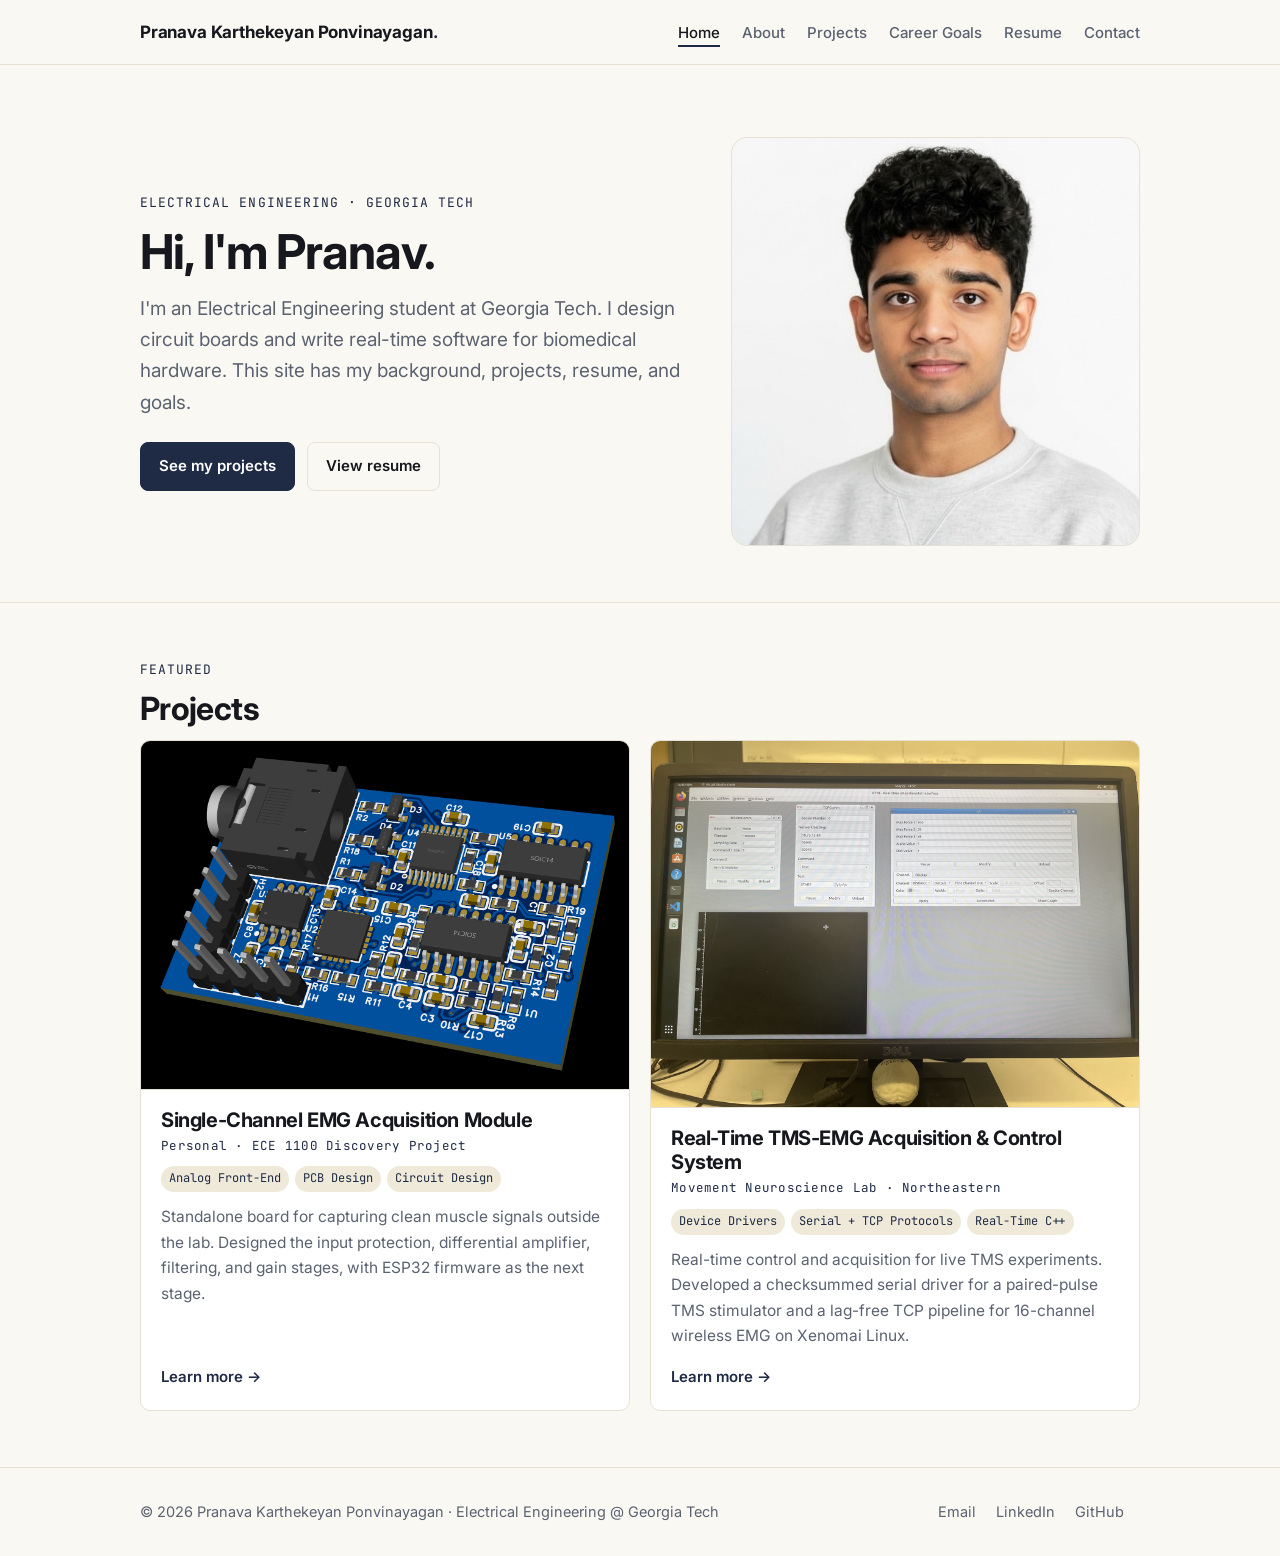
<file: index.html>
<!doctype html>
<html lang="en">
<head>
<meta charset="utf-8">
<meta name="google-site-verification" content="s9UGVoLWiZzWpy1ZHdpn5hx6tflSvWMJxrIC0m81BAg" />
<meta name="viewport" content="width=device-width, initial-scale=1">
<title>Home | Pranava Karthekeyan Ponvinayagan</title>
<meta name="description" content="Pranava Karthekeyan Ponvinayagan: Electrical Engineering student at Georgia Tech.">
<link rel="preconnect" href="https://fonts.googleapis.com">
<link rel="preconnect" href="https://fonts.gstatic.com" crossorigin>
<link href="https://fonts.googleapis.com/css2?family=Inter:wght@400;500;600;700&family=JetBrains+Mono:wght@500&display=swap" rel="stylesheet">
<link rel="stylesheet" href="styles.css">
<script type="application/ld+json">
{
  "@context": "https://schema.org",
  "@type": "Person",
  "name": "Pranava Karthekeyan Ponvinayagan",
  "alternateName": "Pranav Ponvinayagan",
  "url": "https://pranavaponvinayagan.github.io/",
  "image": "https://pranavaponvinayagan.github.io/assets/headshot.jpeg",
  "jobTitle": "Electrical Engineering Student",
  "alumniOf": { "@type": "CollegeOrUniversity", "name": "Georgia Institute of Technology" },
  "sameAs": [
    "https://www.linkedin.com/in/pranava-ponvinayagan/",
    "https://github.com/PranavaKP30"
  ]
}
</script>
</head>
<body>
<header class="site">
  <div class="wrap">
    <a class="brand" href="index.html">Pranava Karthekeyan Ponvinayagan<span>.</span></a>
    <nav class="main" aria-label="Main">
      <input type="checkbox" id="navtoggle" aria-label="Toggle menu">
      <label for="navtoggle" class="burger" aria-hidden="true">&#9776;</label>
      <ul>
<li><a href="index.html" aria-current="page">Home</a></li>
<li><a href="about.html">About</a></li>
<li><a href="projects.html">Projects</a></li>
<li><a href="goals.html">Career Goals</a></li>
<li><a href="resume.html">Resume</a></li>
<li><a href="contact.html">Contact</a></li>
      </ul>
    </nav>
  </div>
</header>
<main>
<section class="hero">
  <div class="wrap grid">
    <div>
      <span class="eyebrow">Electrical Engineering &middot; Georgia Tech</span>
      <h1>Hi, I'm Pranav.</h1>
      <p class="lead">I'm an Electrical Engineering student at Georgia Tech. I design circuit boards and write real-time software for biomedical hardware. This site has my background, projects, resume, and goals.</p>
      <div class="btns"><a class="btn" href="projects.html">See my projects</a><a class="btn ghost" href="resume.html">View resume</a></div>
    </div>
    <div class="photo"><img src="assets/headshot.jpeg" alt="Headshot of Pranava Karthekeyan Ponvinayagan" onerror="this.style.display='none'"></div>
  </div>
</section>
<section>
  <div class="wrap">
    <span class="eyebrow">Featured</span>
    <h2>Projects</h2>
    <div class="cards">
<article class="card"><div class="thumb"><img src="assets/emg-board.png" alt="3D render of the EMG acquisition module" loading="lazy" onerror="this.style.display='none';this.nextElementSibling.style.display='block'"><svg class="diagram" style="display:none;color:var(--muted)" viewBox="0 0 770 262" role="img" aria-label="EMG module signal path" xmlns="http://www.w3.org/2000/svg"><defs><marker id="ah" viewBox="0 0 10 10" refX="9" refY="5" markerWidth="7" markerHeight="7" orient="auto-start-reverse"><path d="M0,0 L10,5 L0,10 z" fill="currentColor" style="color:var(--muted)"/></marker></defs><rect class="box" x="20" y="25" width="160" height="62" rx="8"/><text x="100.0" y="51.0" text-anchor="middle" font-size="14" font-weight="600">Electrodes</text><text class="small" x="100.0" y="69.0" text-anchor="middle">surface EMG</text><line class="line" x1="180" y1="56.0" x2="210" y2="56.0" marker-end="url(#ah)"/><rect class="box" x="210" y="25" width="160" height="62" rx="8"/><text x="290.0" y="51.0" text-anchor="middle" font-size="14" font-weight="600">Input protection</text><text class="small" x="290.0" y="69.0" text-anchor="middle">clamps + blanking</text><line class="line" x1="370" y1="56.0" x2="400" y2="56.0" marker-end="url(#ah)"/><rect class="hl" x="400" y="25" width="160" height="62" rx="8"/><text x="480.0" y="51.0" text-anchor="middle" font-size="14" font-weight="600">Differential amp</text><text class="small" x="480.0" y="69.0" text-anchor="middle">rejects common noise</text><line class="line" x1="560" y1="56.0" x2="590" y2="56.0" marker-end="url(#ah)"/><rect class="box" x="590" y="25" width="160" height="62" rx="8"/><text x="670.0" y="51.0" text-anchor="middle" font-size="14" font-weight="600">Filtering</text><text class="small" x="670.0" y="69.0" text-anchor="middle">band-pass + notch</text><rect class="hl" x="20" y="155" width="160" height="62" rx="8"/><text x="100.0" y="181.0" text-anchor="middle" font-size="14" font-weight="600">Adjustable gain</text><text class="small" x="100.0" y="199.0" text-anchor="middle">digitally set</text><line class="line" x1="180" y1="186.0" x2="210" y2="186.0" marker-end="url(#ah)"/><rect class="box" x="210" y="155" width="160" height="62" rx="8"/><text x="290.0" y="181.0" text-anchor="middle" font-size="14" font-weight="600">Level shifter</text><text class="small" x="290.0" y="199.0" text-anchor="middle">into ADC range</text><line class="line" x1="370" y1="186.0" x2="400" y2="186.0" marker-end="url(#ah)"/><rect class="box" x="400" y="155" width="160" height="62" rx="8" style="stroke-dasharray:5 4"/><text x="480.0" y="181.0" text-anchor="middle" font-size="14" font-weight="600">ESP32</text><text class="small" x="480.0" y="199.0" text-anchor="middle">planned</text><line class="line" x1="560" y1="186.0" x2="590" y2="186.0" marker-end="url(#ah)"/><rect class="box" x="590" y="155" width="160" height="62" rx="8" style="stroke-dasharray:5 4"/><text x="670.0" y="181.0" text-anchor="middle" font-size="14" font-weight="600">Stream to PC</text><text class="small" x="670.0" y="199.0" text-anchor="middle">planned</text><path class="line" d="M670 87 L670 121 L100 121 L100 155" marker-end="url(#ah)"/><text class="small" x="20" y="250">Signal path of the single-channel EMG acquisition module</text></svg></div><div class="body"><h3>Single-Channel EMG Acquisition Module</h3><p class="org">Personal &middot; ECE 1100 Discovery Project</p><ul class="tags"><li>Analog Front-End</li><li>PCB Design</li><li>Circuit Design</li></ul><p>Standalone board for capturing clean muscle signals outside the lab. Designed the input protection, differential amplifier, filtering, and gain stages, with ESP32 firmware as the next stage.</p><a class="more" href="projects/emg-module.html">Learn more &rarr;</a></div></article>
<article class="card"><div class="thumb"><img src="assets/tms-emg-gui.jpeg" alt="BiStimComm and TrignoStream module GUIs" loading="lazy" onerror="this.style.display='none';this.nextElementSibling.style.display='block'"><svg class="diagram" style="display:none;color:var(--muted)" viewBox="0 0 690 250" role="img" aria-label="TMS-EMG acquisition and control system diagram" xmlns="http://www.w3.org/2000/svg"><defs><marker id="ah" viewBox="0 0 10 10" refX="9" refY="5" markerWidth="7" markerHeight="7" orient="auto-start-reverse"><path d="M0,0 L10,5 L0,10 z" fill="currentColor" style="color:var(--muted)"/></marker></defs><rect class="box" x="20" y="30" width="170" height="62" rx="8"/><text x="105.0" y="55.0" text-anchor="middle" font-size="14" font-weight="600">Delsys Trigno</text><text class="small" x="105.0" y="73.0" text-anchor="middle">16-ch wireless EMG</text><rect class="hl" x="240" y="30" width="190" height="62" rx="8"/><text x="335.0" y="55.0" text-anchor="middle" font-size="14" font-weight="600">Listener thread</text><text class="small" x="335.0" y="73.0" text-anchor="middle">dual-socket TCP</text><rect class="box" x="480" y="30" width="190" height="62" rx="8"/><text x="575.0" y="55.0" text-anchor="middle" font-size="14" font-weight="600">Real-time loop</text><text class="small" x="575.0" y="73.0" text-anchor="middle">RTXI on Xenomai</text><rect class="hl" x="240" y="140" width="190" height="62" rx="8"/><text x="335.0" y="165.0" text-anchor="middle" font-size="14" font-weight="600">Serial plugin</text><text class="small" x="335.0" y="183.0" text-anchor="middle">state machine + checksum</text><rect class="box" x="20" y="140" width="170" height="62" rx="8"/><text x="105.0" y="165.0" text-anchor="middle" font-size="14" font-weight="600">Magstim BiStim²</text><text class="small" x="105.0" y="183.0" text-anchor="middle">paired-pulse TMS</text><line class="line" x1="190" y1="61" x2="240" y2="61" marker-end="url(#ah)"/><line class="line" x1="430" y1="61" x2="480" y2="61" marker-end="url(#ah)"/><path class="line" d="M575 92 L575 171 L430 171" marker-end="url(#ah)"/><line class="line" x1="240" y1="171" x2="190" y2="171" marker-end="url(#ah)"/><text class="small" x="20" y="235">EMG streams in through a wait-free buffer; TMS is fired programmatically over serial</text></svg></div><div class="body"><h3>Real-Time TMS-EMG Acquisition &amp; Control System</h3><p class="org">Movement Neuroscience Lab &middot; Northeastern</p><ul class="tags"><li>Device Drivers</li><li>Serial + TCP Protocols</li><li>Real-Time C++</li></ul><p>Real-time control and acquisition for live TMS experiments. Developed a checksummed serial driver for a paired-pulse TMS stimulator and a lag-free TCP pipeline for 16-channel wireless EMG on Xenomai Linux.</p><a class="more" href="projects/tms-emg.html">Learn more &rarr;</a></div></article>
    </div>
  </div>
</section>
</main>
<footer class="site">
  <div class="wrap">
    <div>&copy; 2026 Pranava Karthekeyan Ponvinayagan &middot; Electrical Engineering @ Georgia Tech</div>
    <div>
      <a href="mailto:pponvinayagan3@gatech.edu">Email</a>
      <a href="https://www.linkedin.com/in/pranava-ponvinayagan/" target="_blank" rel="noopener">LinkedIn</a>
      <a href="https://github.com/PranavaKP30" target="_blank" rel="noopener">GitHub</a>
    </div>
  </div>
</footer>
</body>
</html>
</file>
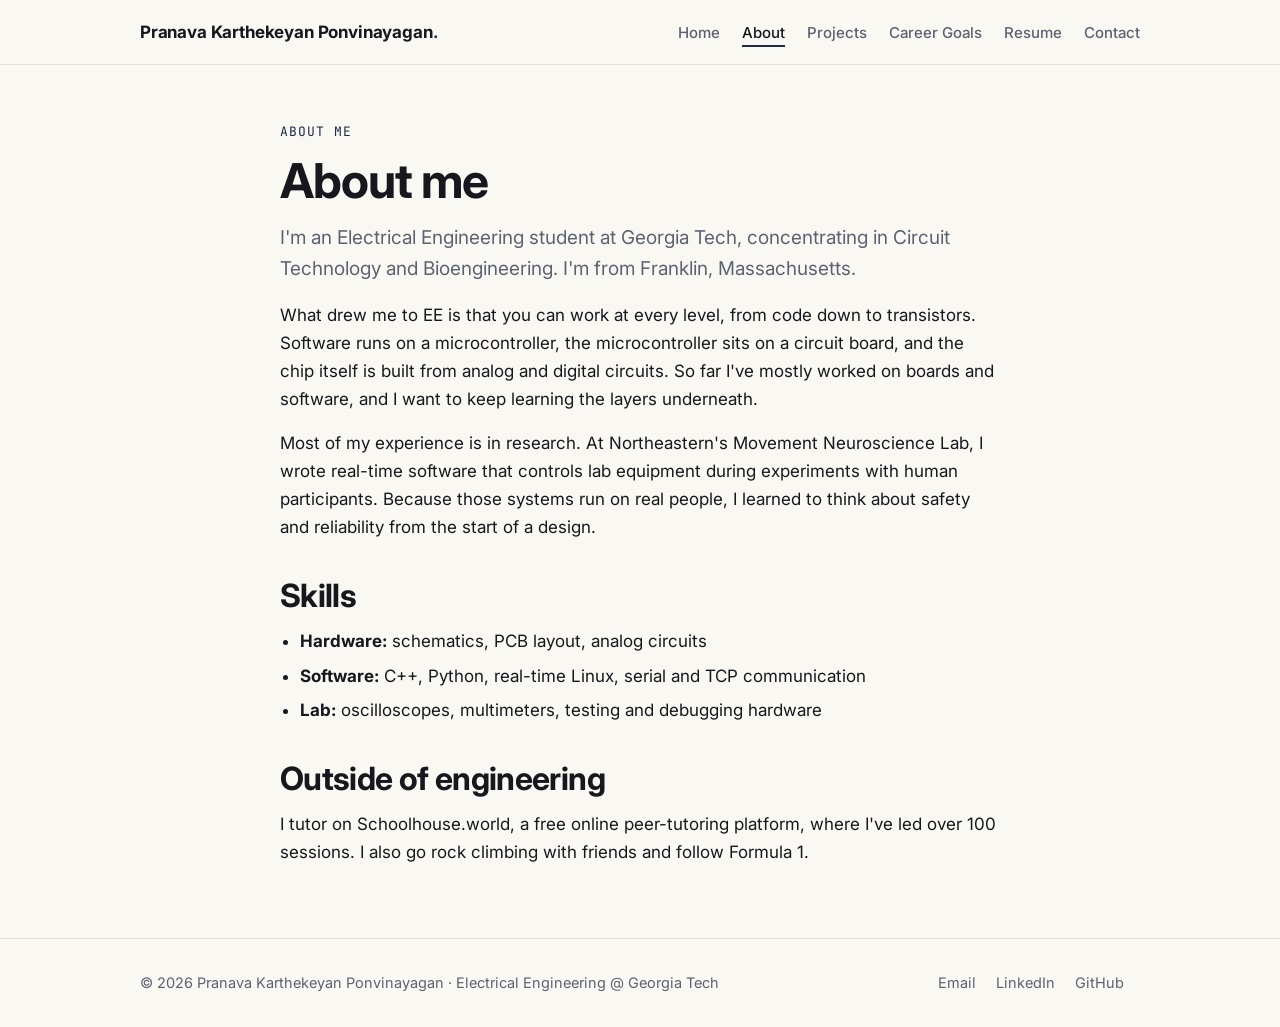
<file: about.html>
<!doctype html>
<html lang="en">
<head>
<meta charset="utf-8">
<meta name="google-site-verification" content="s9UGVoLWiZzWpy1ZHdpn5hx6tflSvWMJxrIC0m81BAg" />
<meta name="viewport" content="width=device-width, initial-scale=1">
<title>About | Pranava Karthekeyan Ponvinayagan</title>
<meta name="description" content="About Pranava Karthekeyan Ponvinayagan.">
<link rel="preconnect" href="https://fonts.googleapis.com">
<link rel="preconnect" href="https://fonts.gstatic.com" crossorigin>
<link href="https://fonts.googleapis.com/css2?family=Inter:wght@400;500;600;700&family=JetBrains+Mono:wght@500&display=swap" rel="stylesheet">
<link rel="stylesheet" href="styles.css">
</head>
<body>
<header class="site">
  <div class="wrap">
    <a class="brand" href="index.html">Pranava Karthekeyan Ponvinayagan<span>.</span></a>
    <nav class="main" aria-label="Main">
      <input type="checkbox" id="navtoggle" aria-label="Toggle menu">
      <label for="navtoggle" class="burger" aria-hidden="true">&#9776;</label>
      <ul>
<li><a href="index.html" >Home</a></li>
<li><a href="about.html" aria-current="page">About</a></li>
<li><a href="projects.html">Projects</a></li>
<li><a href="goals.html">Career Goals</a></li>
<li><a href="resume.html">Resume</a></li>
<li><a href="contact.html">Contact</a></li>
      </ul>
    </nav>
  </div>
</header>
<main>
<section>
  <div class="wrap prose">
    <span class="eyebrow">About me</span>
    <h1>About me</h1>
    <p class="lead">I'm an Electrical Engineering student at Georgia Tech, concentrating in Circuit Technology and Bioengineering. I'm from Franklin, Massachusetts.</p>
    <p>What drew me to EE is that you can work at every level, from code down to transistors. Software runs on a microcontroller, the microcontroller sits on a circuit board, and the chip itself is built from analog and digital circuits. So far I've mostly worked on boards and software, and I want to keep learning the layers underneath.</p>
    <p>Most of my experience is in research. At Northeastern's Movement Neuroscience Lab, I wrote real-time software that controls lab equipment during experiments with human participants. Because those systems run on real people, I learned to think about safety and reliability from the start of a design.</p>
    <h2>Skills</h2>
    <ul>
      <li><b>Hardware:</b> schematics, PCB layout, analog circuits</li>
      <li><b>Software:</b> C++, Python, real-time Linux, serial and TCP communication</li>
      <li><b>Lab:</b> oscilloscopes, multimeters, testing and debugging hardware</li>
    </ul>
    <h2>Outside of engineering</h2>
    <p>I tutor on Schoolhouse.world, a free online peer-tutoring platform, where I've led over 100 sessions. I also go rock climbing with friends and follow Formula 1.</p>
  </div>
</section>
</main>
<footer class="site">
  <div class="wrap">
    <div>&copy; 2026 Pranava Karthekeyan Ponvinayagan &middot; Electrical Engineering @ Georgia Tech</div>
    <div>
      <a href="mailto:pponvinayagan3@gatech.edu">Email</a>
      <a href="https://www.linkedin.com/in/pranava-ponvinayagan/" target="_blank" rel="noopener">LinkedIn</a>
      <a href="https://github.com/PranavaKP30" target="_blank" rel="noopener">GitHub</a>
    </div>
  </div>
</footer>
</body>
</html>
</file>
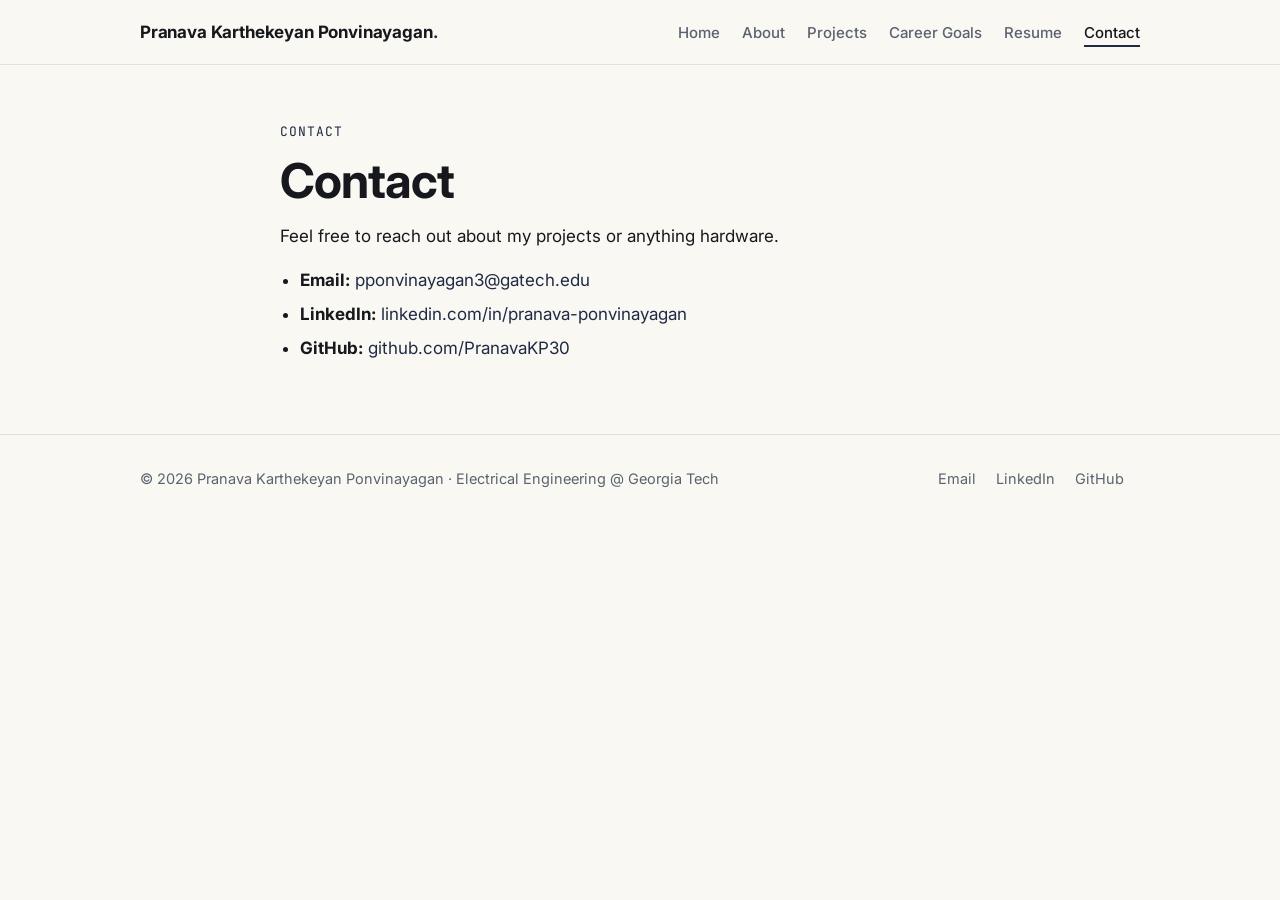
<file: contact.html>
<!doctype html>
<html lang="en">
<head>
<meta charset="utf-8">
<meta name="google-site-verification" content="s9UGVoLWiZzWpy1ZHdpn5hx6tflSvWMJxrIC0m81BAg" />
<meta name="viewport" content="width=device-width, initial-scale=1">
<title>Contact | Pranava Karthekeyan Ponvinayagan</title>
<meta name="description" content="Contact information.">
<link rel="preconnect" href="https://fonts.googleapis.com">
<link rel="preconnect" href="https://fonts.gstatic.com" crossorigin>
<link href="https://fonts.googleapis.com/css2?family=Inter:wght@400;500;600;700&family=JetBrains+Mono:wght@500&display=swap" rel="stylesheet">
<link rel="stylesheet" href="styles.css">
</head>
<body>
<header class="site">
  <div class="wrap">
    <a class="brand" href="index.html">Pranava Karthekeyan Ponvinayagan<span>.</span></a>
    <nav class="main" aria-label="Main">
      <input type="checkbox" id="navtoggle" aria-label="Toggle menu">
      <label for="navtoggle" class="burger" aria-hidden="true">&#9776;</label>
      <ul>
<li><a href="index.html" >Home</a></li>
<li><a href="about.html">About</a></li>
<li><a href="projects.html">Projects</a></li>
<li><a href="goals.html">Career Goals</a></li>
<li><a href="resume.html">Resume</a></li>
<li><a href="contact.html" aria-current="page">Contact</a></li>
      </ul>
    </nav>
  </div>
</header>
<main>
<section>
  <div class="wrap prose">
    <span class="eyebrow">Contact</span>
    <h1>Contact</h1>
    <p>Feel free to reach out about my projects or anything hardware.</p>
    <ul>
      <li><b>Email:</b> <a href="mailto:pponvinayagan3@gatech.edu">pponvinayagan3@gatech.edu</a></li>
      <li><b>LinkedIn:</b> <a href="https://www.linkedin.com/in/pranava-ponvinayagan/" target="_blank" rel="noopener">linkedin.com/in/pranava-ponvinayagan</a></li>
      <li><b>GitHub:</b> <a href="https://github.com/PranavaKP30" target="_blank" rel="noopener">github.com/PranavaKP30</a></li>
    </ul>
  </div>
</section>
</main>
<footer class="site">
  <div class="wrap">
    <div>&copy; 2026 Pranava Karthekeyan Ponvinayagan &middot; Electrical Engineering @ Georgia Tech</div>
    <div>
      <a href="mailto:pponvinayagan3@gatech.edu">Email</a>
      <a href="https://www.linkedin.com/in/pranava-ponvinayagan/" target="_blank" rel="noopener">LinkedIn</a>
      <a href="https://github.com/PranavaKP30" target="_blank" rel="noopener">GitHub</a>
    </div>
  </div>
</footer>
</body>
</html>
</file>
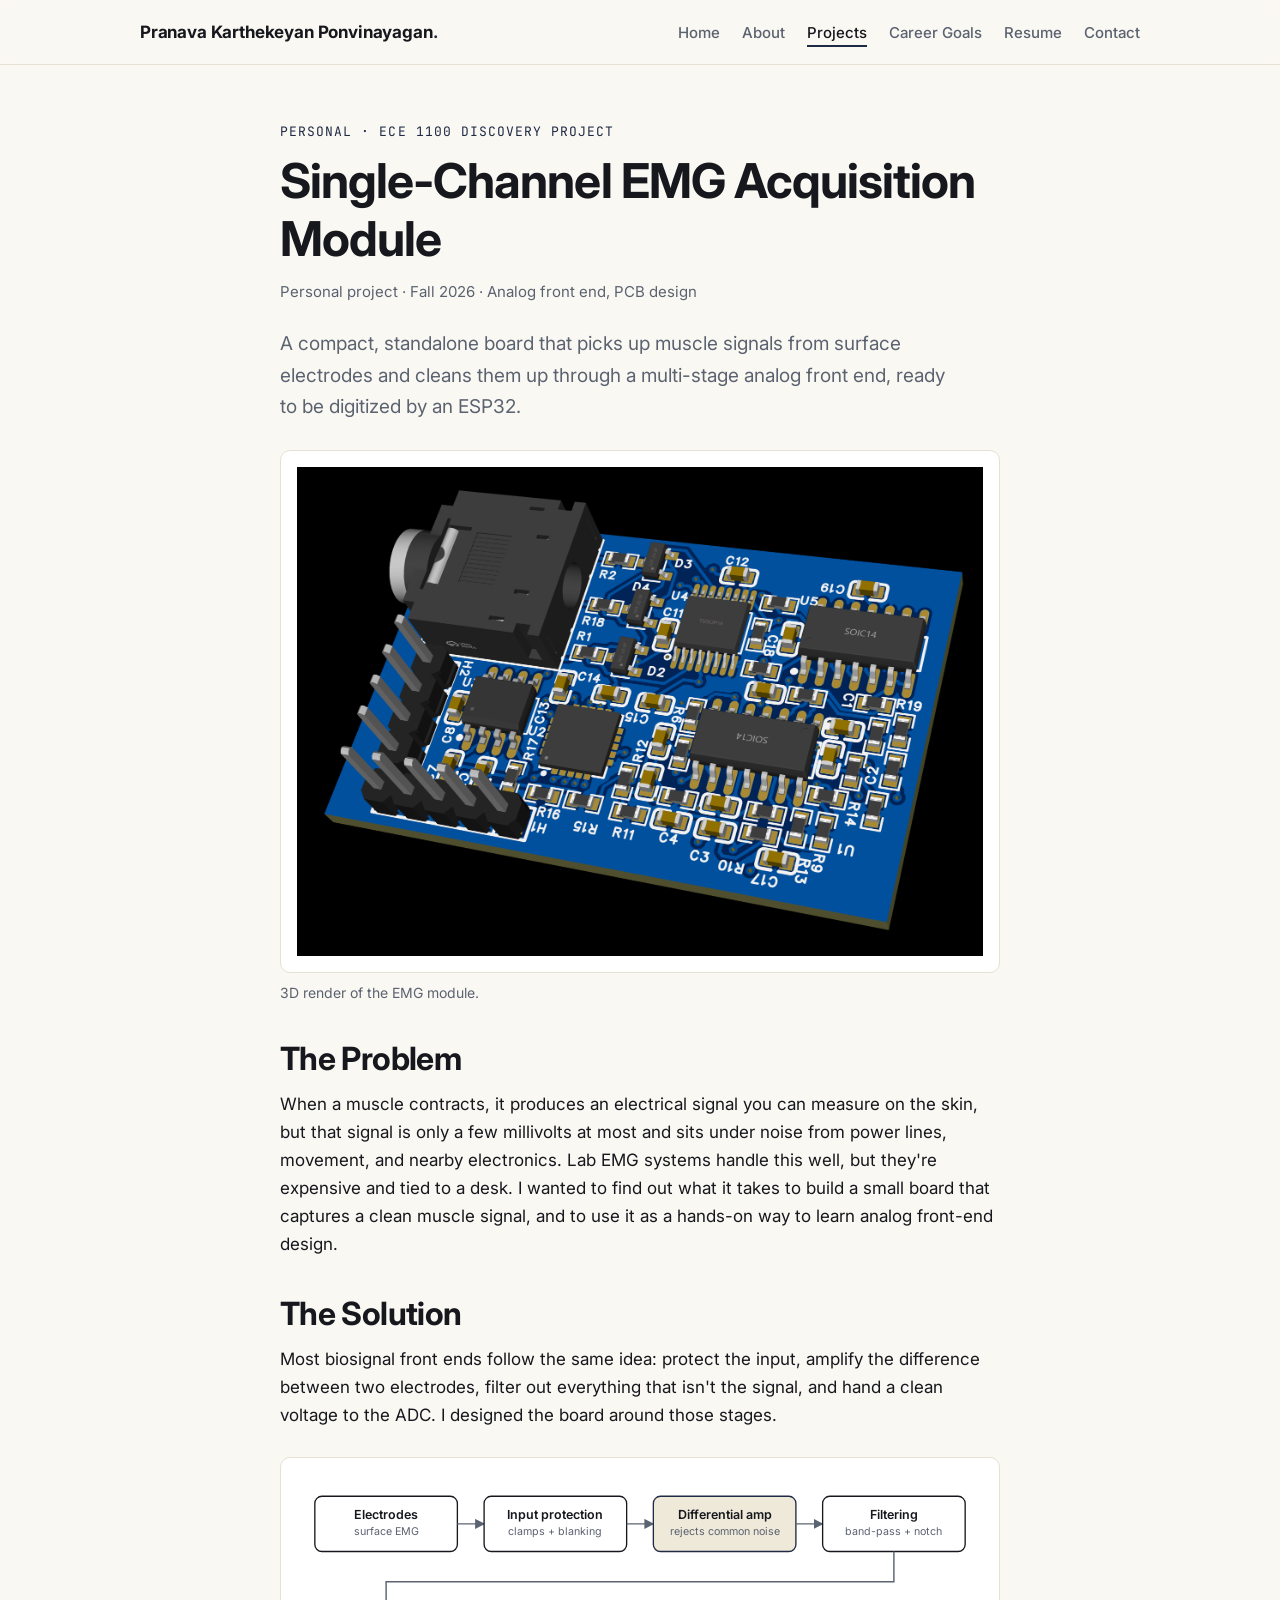
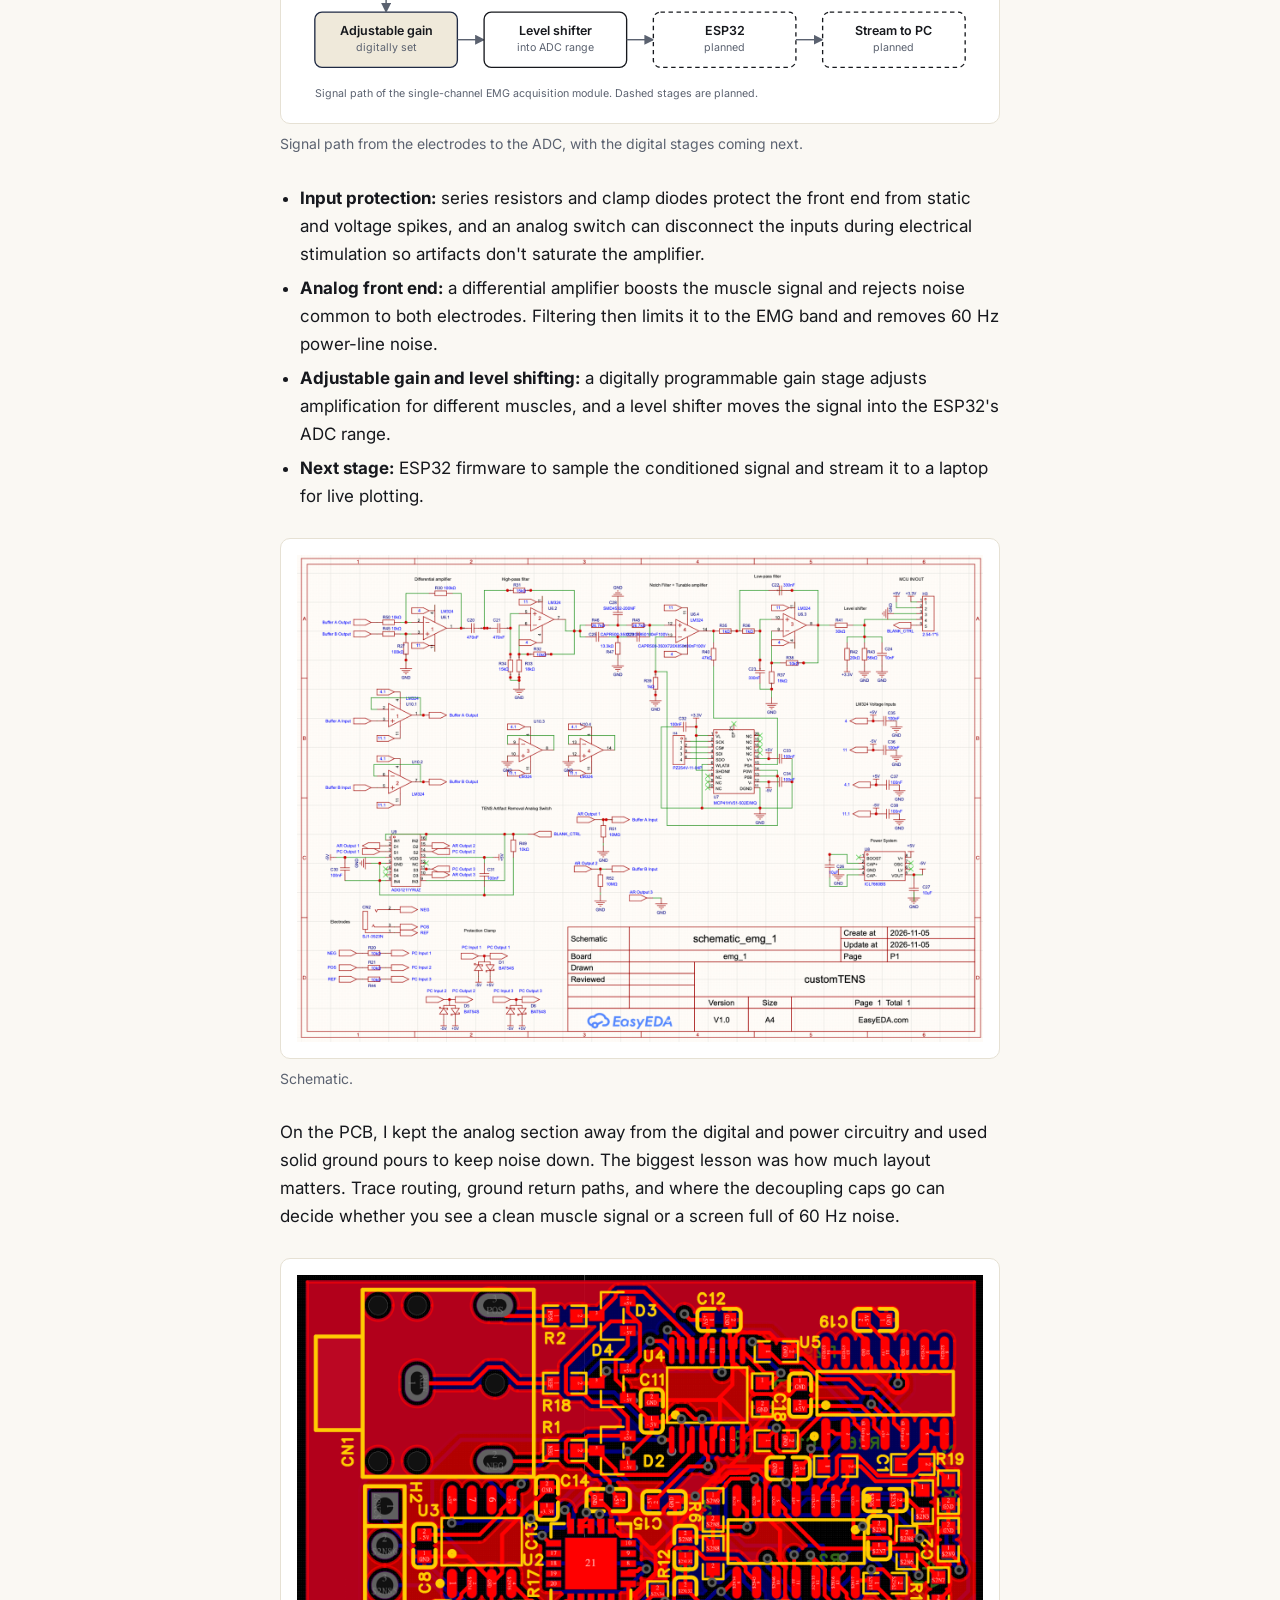
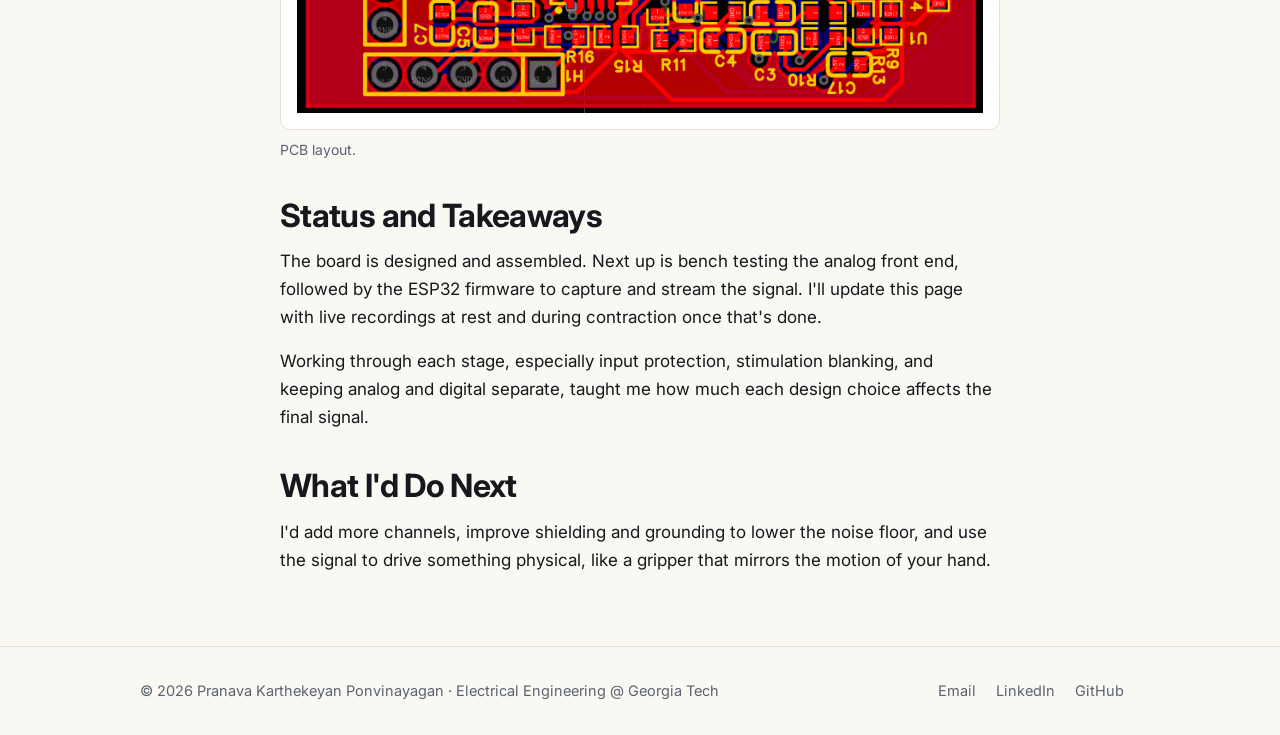
<file: emg-module.html>
<!doctype html>
<html lang="en">
<head>
<meta charset="utf-8">
<meta name="viewport" content="width=device-width, initial-scale=1">
<title>EMG Acquisition Module | Pranava Karthekeyan Ponvinayagan</title>
<meta name="description" content="ECE 1100 Discovery Project: single-channel EMG acquisition module.">
<link rel="preconnect" href="https://fonts.googleapis.com">
<link rel="preconnect" href="https://fonts.gstatic.com" crossorigin>
<link href="https://fonts.googleapis.com/css2?family=Inter:wght@400;500;600;700&family=JetBrains+Mono:wght@500&display=swap" rel="stylesheet">
<link rel="stylesheet" href="../styles.css">
</head>
<body>
<header class="site">
  <div class="wrap">
    <a class="brand" href="../index.html">Pranava Karthekeyan Ponvinayagan<span>.</span></a>
    <nav class="main" aria-label="Main">
      <input type="checkbox" id="navtoggle" aria-label="Toggle menu">
      <label for="navtoggle" class="burger" aria-hidden="true">&#9776;</label>
      <ul>
<li><a href="../index.html">Home</a></li>
<li><a href="../about.html">About</a></li>
<li><a href="../projects.html" aria-current="page">Projects</a></li>
<li><a href="../goals.html">Career Goals</a></li>
<li><a href="../resume.html">Resume</a></li>
<li><a href="../contact.html">Contact</a></li>
      </ul>
    </nav>
  </div>
</header>
<main>

<section>
  <div class="wrap prose">
    <span class="eyebrow">Personal &middot; ECE 1100 Discovery Project</span>
    <h1>Single-Channel EMG Acquisition Module</h1>
    <p class="meta">Personal project &middot; Fall 2026 &middot; Analog front end, PCB design</p>
    <p class="lead">A compact, standalone board that picks up muscle signals from surface electrodes and cleans them up through a multi-stage analog front end, ready to be digitized by an ESP32.</p>

    <figure><div class="frame"><img src="../assets/emg-board.png" alt="3D render of the EMG acquisition module" loading="lazy" onerror="this.replaceWith(Object.assign(document.createElement('div'),{className:'todo',textContent:'Add image: ../assets/emg-board.png'}))"></div><figcaption>3D render of the EMG module.</figcaption></figure>

    <h2>The Problem</h2>
    <p>When a muscle contracts, it produces an electrical signal you can measure on the skin, but that signal is only a few millivolts at most and sits under noise from power lines, movement, and nearby electronics. Lab EMG systems handle this well, but they're expensive and tied to a desk. I wanted to find out what it takes to build a small board that captures a clean muscle signal, and to use it as a hands-on way to learn analog front-end design.</p>

    <h2>The Solution</h2>
    <p>Most biosignal front ends follow the same idea: protect the input, amplify the difference between two electrodes, filter out everything that isn't the signal, and hand a clean voltage to the ADC. I designed the board around those stages.</p>
    <figure><div class="frame"><svg class="diagram" viewBox="0 0 770 262" role="img" aria-label="EMG module signal path" xmlns="http://www.w3.org/2000/svg" style="color:var(--muted)"><defs><marker id="ah" viewBox="0 0 10 10" refX="9" refY="5" markerWidth="7" markerHeight="7" orient="auto-start-reverse"><path d="M0,0 L10,5 L0,10 z" fill="currentColor" style="color:var(--muted)"/></marker></defs><rect class="box" x="20" y="25" width="160" height="62" rx="8"/><text x="100.0" y="51.0" text-anchor="middle" font-size="14" font-weight="600">Electrodes</text><text class="small" x="100.0" y="69.0" text-anchor="middle">surface EMG</text><line class="line" x1="180" y1="56.0" x2="210" y2="56.0" marker-end="url(#ah)"/><rect class="box" x="210" y="25" width="160" height="62" rx="8"/><text x="290.0" y="51.0" text-anchor="middle" font-size="14" font-weight="600">Input protection</text><text class="small" x="290.0" y="69.0" text-anchor="middle">clamps + blanking</text><line class="line" x1="370" y1="56.0" x2="400" y2="56.0" marker-end="url(#ah)"/><rect class="hl" x="400" y="25" width="160" height="62" rx="8"/><text x="480.0" y="51.0" text-anchor="middle" font-size="14" font-weight="600">Differential amp</text><text class="small" x="480.0" y="69.0" text-anchor="middle">rejects common noise</text><line class="line" x1="560" y1="56.0" x2="590" y2="56.0" marker-end="url(#ah)"/><rect class="box" x="590" y="25" width="160" height="62" rx="8"/><text x="670.0" y="51.0" text-anchor="middle" font-size="14" font-weight="600">Filtering</text><text class="small" x="670.0" y="69.0" text-anchor="middle">band-pass + notch</text><rect class="hl" x="20" y="155" width="160" height="62" rx="8"/><text x="100.0" y="181.0" text-anchor="middle" font-size="14" font-weight="600">Adjustable gain</text><text class="small" x="100.0" y="199.0" text-anchor="middle">digitally set</text><line class="line" x1="180" y1="186.0" x2="210" y2="186.0" marker-end="url(#ah)"/><rect class="box" x="210" y="155" width="160" height="62" rx="8"/><text x="290.0" y="181.0" text-anchor="middle" font-size="14" font-weight="600">Level shifter</text><text class="small" x="290.0" y="199.0" text-anchor="middle">into ADC range</text><line class="line" x1="370" y1="186.0" x2="400" y2="186.0" marker-end="url(#ah)"/><rect class="box" x="400" y="155" width="160" height="62" rx="8" style="stroke-dasharray:5 4"/><text x="480.0" y="181.0" text-anchor="middle" font-size="14" font-weight="600">ESP32</text><text class="small" x="480.0" y="199.0" text-anchor="middle">planned</text><line class="line" x1="560" y1="186.0" x2="590" y2="186.0" marker-end="url(#ah)"/><rect class="box" x="590" y="155" width="160" height="62" rx="8" style="stroke-dasharray:5 4"/><text x="670.0" y="181.0" text-anchor="middle" font-size="14" font-weight="600">Stream to PC</text><text class="small" x="670.0" y="199.0" text-anchor="middle">planned</text><path class="line" d="M670 87 L670 121 L100 121 L100 155" marker-end="url(#ah)"/><text class="small" x="20" y="250">Signal path of the single-channel EMG acquisition module. Dashed stages are planned.</text></svg></div><figcaption>Signal path from the electrodes to the ADC, with the digital stages coming next.</figcaption></figure>
    <ul>
      <li><b>Input protection:</b> series resistors and clamp diodes protect the front end from static and voltage spikes, and an analog switch can disconnect the inputs during electrical stimulation so artifacts don't saturate the amplifier.</li>
      <li><b>Analog front end:</b> a differential amplifier boosts the muscle signal and rejects noise common to both electrodes. Filtering then limits it to the EMG band and removes 60 Hz power-line noise.</li>
      <li><b>Adjustable gain and level shifting:</b> a digitally programmable gain stage adjusts amplification for different muscles, and a level shifter moves the signal into the ESP32's ADC range.</li>
      <li><b>Next stage:</b> ESP32 firmware to sample the conditioned signal and stream it to a laptop for live plotting.</li>
    </ul>

    <figure><div class="frame"><img src="../assets/emg-schematic.png" alt="Schematic of the EMG acquisition module" loading="lazy" onerror="this.replaceWith(Object.assign(document.createElement('div'),{className:'todo',textContent:'Add image: ../assets/emg-schematic.png'}))"></div><figcaption>Schematic.</figcaption></figure>

    <p>On the PCB, I kept the analog section away from the digital and power circuitry and used solid ground pours to keep noise down. The biggest lesson was how much layout matters. Trace routing, ground return paths, and where the decoupling caps go can decide whether you see a clean muscle signal or a screen full of 60 Hz noise.</p>

    <figure><div class="frame"><img src="../assets/emg-pcb.png" alt="PCB layout of the EMG acquisition module" loading="lazy" onerror="this.replaceWith(Object.assign(document.createElement('div'),{className:'todo',textContent:'Add image: ../assets/emg-pcb.png'}))"></div><figcaption>PCB layout.</figcaption></figure>

    <h2>Status and Takeaways</h2>
    <p>The board is designed and assembled. Next up is bench testing the analog front end, followed by the ESP32 firmware to capture and stream the signal. I'll update this page with live recordings at rest and during contraction once that's done.</p>
    <p>Working through each stage, especially input protection, stimulation blanking, and keeping analog and digital separate, taught me how much each design choice affects the final signal.</p>

    <h2>What I'd Do Next</h2>
    <p>I'd add more channels, improve shielding and grounding to lower the noise floor, and use the signal to drive something physical, like a gripper that mirrors the motion of your hand.</p>
  </div>
</section>

</main>
<footer class="site">
  <div class="wrap">
    <div>&copy; 2026 Pranava Karthekeyan Ponvinayagan &middot; Electrical Engineering @ Georgia Tech</div>
    <div>
      <a href="mailto:pponvinayagan3@gatech.edu">Email</a>
      <a href="https://www.linkedin.com/in/pranava-ponvinayagan/" target="_blank" rel="noopener">LinkedIn</a>
      <a href="https://github.com/PranavaKP30" target="_blank" rel="noopener">GitHub</a>
    </div>
  </div>
</footer>
</body>
</html>
</file>
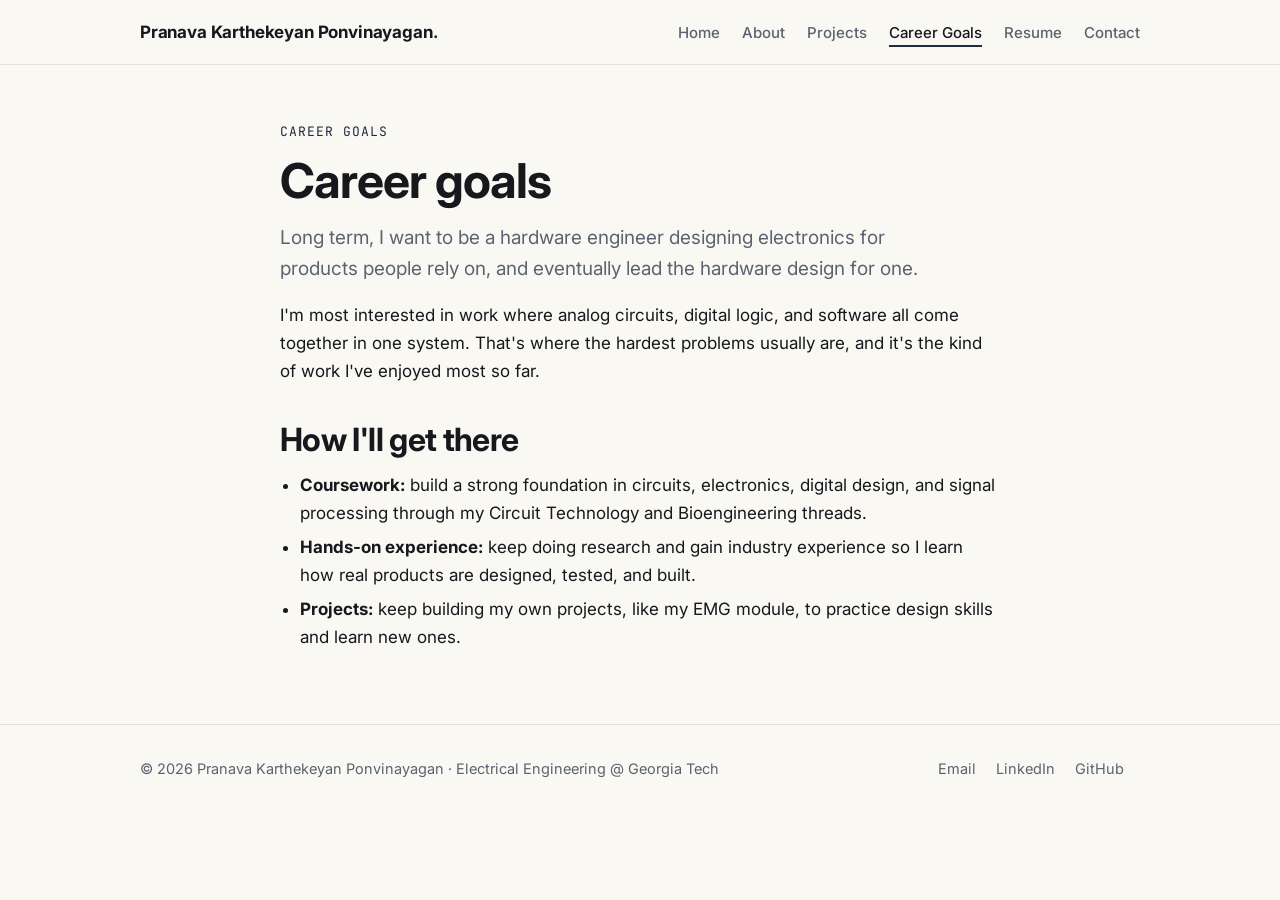
<file: goals.html>
<!doctype html>
<html lang="en">
<head>
<meta charset="utf-8">
<meta name="google-site-verification" content="s9UGVoLWiZzWpy1ZHdpn5hx6tflSvWMJxrIC0m81BAg" />
<meta name="viewport" content="width=device-width, initial-scale=1">
<title>Career Goals | Pranava Karthekeyan Ponvinayagan</title>
<meta name="description" content="Career goals.">
<link rel="preconnect" href="https://fonts.googleapis.com">
<link rel="preconnect" href="https://fonts.gstatic.com" crossorigin>
<link href="https://fonts.googleapis.com/css2?family=Inter:wght@400;500;600;700&family=JetBrains+Mono:wght@500&display=swap" rel="stylesheet">
<link rel="stylesheet" href="styles.css">
</head>
<body>
<header class="site">
  <div class="wrap">
    <a class="brand" href="index.html">Pranava Karthekeyan Ponvinayagan<span>.</span></a>
    <nav class="main" aria-label="Main">
      <input type="checkbox" id="navtoggle" aria-label="Toggle menu">
      <label for="navtoggle" class="burger" aria-hidden="true">&#9776;</label>
      <ul>
<li><a href="index.html" >Home</a></li>
<li><a href="about.html">About</a></li>
<li><a href="projects.html">Projects</a></li>
<li><a href="goals.html" aria-current="page">Career Goals</a></li>
<li><a href="resume.html">Resume</a></li>
<li><a href="contact.html">Contact</a></li>
      </ul>
    </nav>
  </div>
</header>
<main>
<section>
  <div class="wrap prose">
    <span class="eyebrow">Career goals</span>
    <h1>Career goals</h1>
    <p class="lead">Long term, I want to be a hardware engineer designing electronics for products people rely on, and eventually lead the hardware design for one.</p>
    <p>I'm most interested in work where analog circuits, digital logic, and software all come together in one system. That's where the hardest problems usually are, and it's the kind of work I've enjoyed most so far.</p>
    <h2>How I'll get there</h2>
    <ul>
      <li><b>Coursework:</b> build a strong foundation in circuits, electronics, digital design, and signal processing through my Circuit Technology and Bioengineering threads.</li>
      <li><b>Hands-on experience:</b> keep doing research and gain industry experience so I learn how real products are designed, tested, and built.</li>
      <li><b>Projects:</b> keep building my own projects, like my EMG module, to practice design skills and learn new ones.</li>
    </ul>
  </div>
</section>
</main>
<footer class="site">
  <div class="wrap">
    <div>&copy; 2026 Pranava Karthekeyan Ponvinayagan &middot; Electrical Engineering @ Georgia Tech</div>
    <div>
      <a href="mailto:pponvinayagan3@gatech.edu">Email</a>
      <a href="https://www.linkedin.com/in/pranava-ponvinayagan/" target="_blank" rel="noopener">LinkedIn</a>
      <a href="https://github.com/PranavaKP30" target="_blank" rel="noopener">GitHub</a>
    </div>
  </div>
</footer>
</body>
</html>
</file>
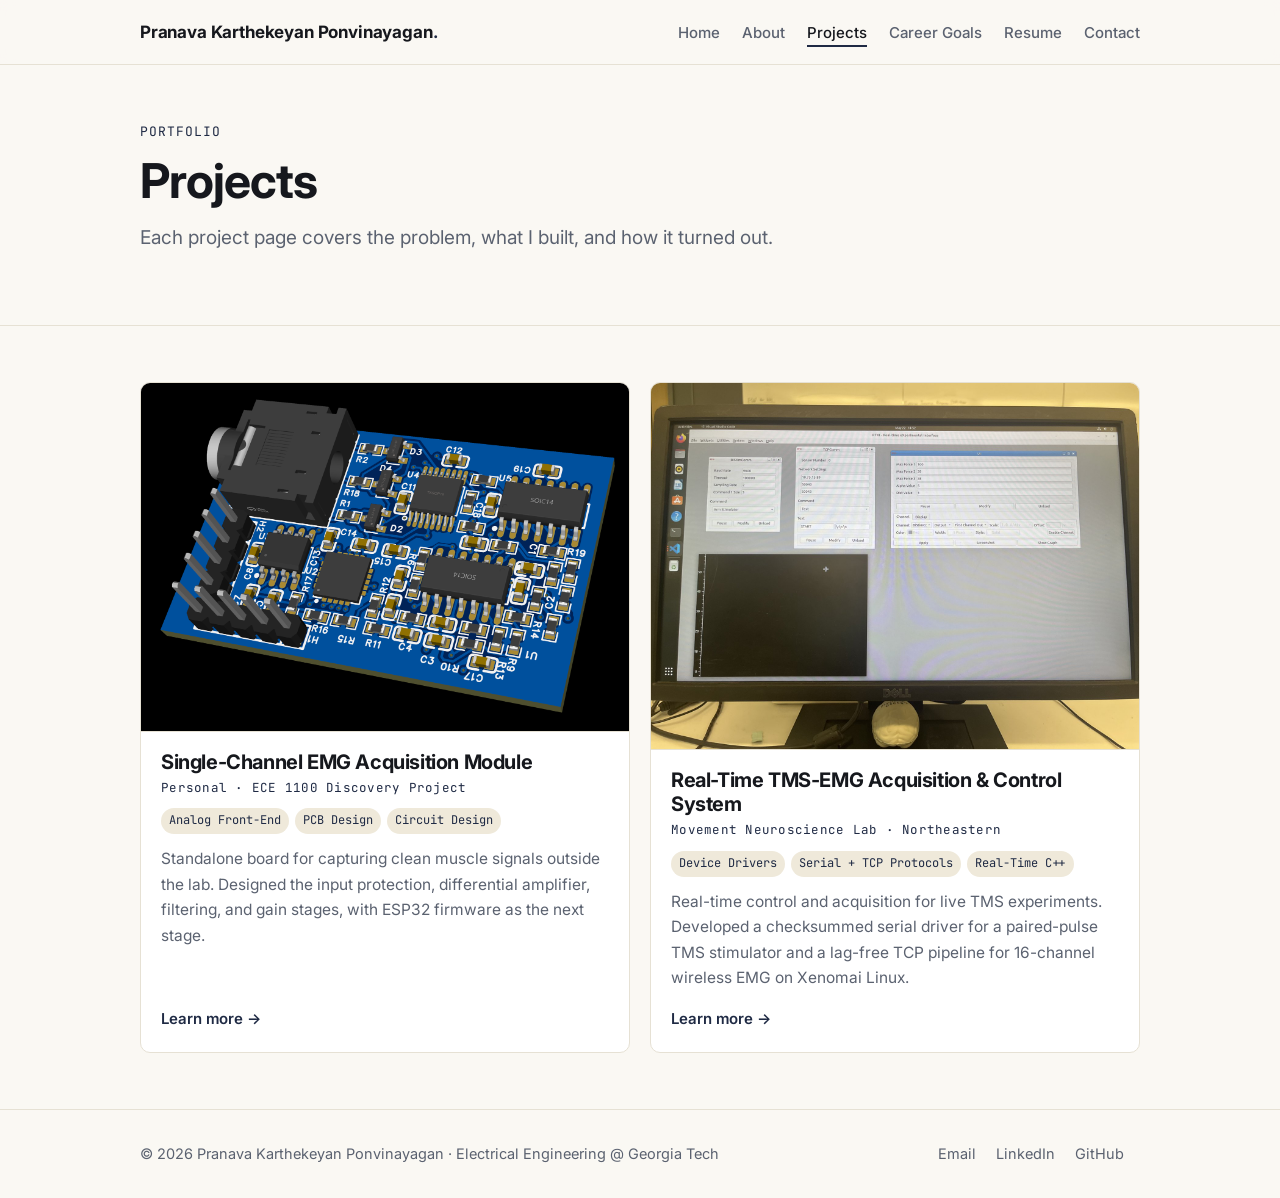
<file: projects.html>
<!doctype html>
<html lang="en">
<head>
<meta charset="utf-8">
<meta name="viewport" content="width=device-width, initial-scale=1">
<title>Projects | Pranava Karthekeyan Ponvinayagan</title>
<meta name="description" content="Hardware and embedded projects.">
<link rel="preconnect" href="https://fonts.googleapis.com">
<link rel="preconnect" href="https://fonts.gstatic.com" crossorigin>
<link href="https://fonts.googleapis.com/css2?family=Inter:wght@400;500;600;700&family=JetBrains+Mono:wght@500&display=swap" rel="stylesheet">
<link rel="stylesheet" href="styles.css">
</head>
<body>
<header class="site">
  <div class="wrap">
    <a class="brand" href="index.html">Pranava Karthekeyan Ponvinayagan<span>.</span></a>
    <nav class="main" aria-label="Main">
      <input type="checkbox" id="navtoggle" aria-label="Toggle menu">
      <label for="navtoggle" class="burger" aria-hidden="true">&#9776;</label>
      <ul>
<li><a href="index.html">Home</a></li>
<li><a href="about.html">About</a></li>
<li><a href="projects.html" aria-current="page">Projects</a></li>
<li><a href="goals.html">Career Goals</a></li>
<li><a href="resume.html">Resume</a></li>
<li><a href="contact.html">Contact</a></li>
      </ul>
    </nav>
  </div>
</header>
<main>

<section>
  <div class="wrap">
    <span class="eyebrow">Portfolio</span>
    <h1>Projects</h1>
    <p class="lead">Each project page covers the problem, what I built, and how it turned out.</p>
  </div>
</section>
<section>
  <div class="wrap">
    <div class="cards">
<article class="card"><div class="thumb"><img src="assets/emg-board.png" alt="3D render of the EMG acquisition module" loading="lazy" onerror="this.style.display='none';this.nextElementSibling.style.display='block'"><svg class="diagram" style="display:none;color:var(--muted)" viewBox="0 0 770 262" role="img" aria-label="EMG module signal path" xmlns="http://www.w3.org/2000/svg"><defs><marker id="ah" viewBox="0 0 10 10" refX="9" refY="5" markerWidth="7" markerHeight="7" orient="auto-start-reverse"><path d="M0,0 L10,5 L0,10 z" fill="currentColor" style="color:var(--muted)"/></marker></defs><rect class="box" x="20" y="25" width="160" height="62" rx="8"/><text x="100.0" y="51.0" text-anchor="middle" font-size="14" font-weight="600">Electrodes</text><text class="small" x="100.0" y="69.0" text-anchor="middle">surface EMG</text><line class="line" x1="180" y1="56.0" x2="210" y2="56.0" marker-end="url(#ah)"/><rect class="box" x="210" y="25" width="160" height="62" rx="8"/><text x="290.0" y="51.0" text-anchor="middle" font-size="14" font-weight="600">Input protection</text><text class="small" x="290.0" y="69.0" text-anchor="middle">clamps + blanking</text><line class="line" x1="370" y1="56.0" x2="400" y2="56.0" marker-end="url(#ah)"/><rect class="hl" x="400" y="25" width="160" height="62" rx="8"/><text x="480.0" y="51.0" text-anchor="middle" font-size="14" font-weight="600">Differential amp</text><text class="small" x="480.0" y="69.0" text-anchor="middle">rejects common noise</text><line class="line" x1="560" y1="56.0" x2="590" y2="56.0" marker-end="url(#ah)"/><rect class="box" x="590" y="25" width="160" height="62" rx="8"/><text x="670.0" y="51.0" text-anchor="middle" font-size="14" font-weight="600">Filtering</text><text class="small" x="670.0" y="69.0" text-anchor="middle">band-pass + notch</text><rect class="hl" x="20" y="155" width="160" height="62" rx="8"/><text x="100.0" y="181.0" text-anchor="middle" font-size="14" font-weight="600">Adjustable gain</text><text class="small" x="100.0" y="199.0" text-anchor="middle">digitally set</text><line class="line" x1="180" y1="186.0" x2="210" y2="186.0" marker-end="url(#ah)"/><rect class="box" x="210" y="155" width="160" height="62" rx="8"/><text x="290.0" y="181.0" text-anchor="middle" font-size="14" font-weight="600">Level shifter</text><text class="small" x="290.0" y="199.0" text-anchor="middle">into ADC range</text><line class="line" x1="370" y1="186.0" x2="400" y2="186.0" marker-end="url(#ah)"/><rect class="box" x="400" y="155" width="160" height="62" rx="8" style="stroke-dasharray:5 4"/><text x="480.0" y="181.0" text-anchor="middle" font-size="14" font-weight="600">ESP32</text><text class="small" x="480.0" y="199.0" text-anchor="middle">planned</text><line class="line" x1="560" y1="186.0" x2="590" y2="186.0" marker-end="url(#ah)"/><rect class="box" x="590" y="155" width="160" height="62" rx="8" style="stroke-dasharray:5 4"/><text x="670.0" y="181.0" text-anchor="middle" font-size="14" font-weight="600">Stream to PC</text><text class="small" x="670.0" y="199.0" text-anchor="middle">planned</text><path class="line" d="M670 87 L670 121 L100 121 L100 155" marker-end="url(#ah)"/><text class="small" x="20" y="250">Signal path of the single-channel EMG acquisition module</text></svg></div><div class="body"><h3>Single-Channel EMG Acquisition Module</h3><p class="org">Personal &middot; ECE 1100 Discovery Project</p><ul class="tags"><li>Analog Front-End</li><li>PCB Design</li><li>Circuit Design</li></ul><p>Standalone board for capturing clean muscle signals outside the lab. Designed the input protection, differential amplifier, filtering, and gain stages, with ESP32 firmware as the next stage.</p><a class="more" href="projects/emg-module.html">Learn more &rarr;</a></div></article>
<article class="card"><div class="thumb"><img src="assets/tms-emg-gui.jpeg" alt="BiStimComm and TrignoStream module GUIs" loading="lazy" onerror="this.style.display='none';this.nextElementSibling.style.display='block'"><svg class="diagram" style="display:none;color:var(--muted)" viewBox="0 0 690 250" role="img" aria-label="TMS-EMG acquisition and control system diagram" xmlns="http://www.w3.org/2000/svg"><defs><marker id="ah" viewBox="0 0 10 10" refX="9" refY="5" markerWidth="7" markerHeight="7" orient="auto-start-reverse"><path d="M0,0 L10,5 L0,10 z" fill="currentColor" style="color:var(--muted)"/></marker></defs><rect class="box" x="20" y="30" width="170" height="62" rx="8"/><text x="105.0" y="55.0" text-anchor="middle" font-size="14" font-weight="600">Delsys Trigno</text><text class="small" x="105.0" y="73.0" text-anchor="middle">16-ch wireless EMG</text><rect class="hl" x="240" y="30" width="190" height="62" rx="8"/><text x="335.0" y="55.0" text-anchor="middle" font-size="14" font-weight="600">Listener thread</text><text class="small" x="335.0" y="73.0" text-anchor="middle">dual-socket TCP</text><rect class="box" x="480" y="30" width="190" height="62" rx="8"/><text x="575.0" y="55.0" text-anchor="middle" font-size="14" font-weight="600">Real-time loop</text><text class="small" x="575.0" y="73.0" text-anchor="middle">RTXI on Xenomai</text><rect class="hl" x="240" y="140" width="190" height="62" rx="8"/><text x="335.0" y="165.0" text-anchor="middle" font-size="14" font-weight="600">Serial plugin</text><text class="small" x="335.0" y="183.0" text-anchor="middle">state machine + checksum</text><rect class="box" x="20" y="140" width="170" height="62" rx="8"/><text x="105.0" y="165.0" text-anchor="middle" font-size="14" font-weight="600">Magstim BiStim²</text><text class="small" x="105.0" y="183.0" text-anchor="middle">paired-pulse TMS</text><line class="line" x1="190" y1="61" x2="240" y2="61" marker-end="url(#ah)"/><line class="line" x1="430" y1="61" x2="480" y2="61" marker-end="url(#ah)"/><path class="line" d="M575 92 L575 171 L430 171" marker-end="url(#ah)"/><line class="line" x1="240" y1="171" x2="190" y2="171" marker-end="url(#ah)"/><text class="small" x="20" y="235">EMG streams in through a wait-free buffer; TMS is fired programmatically over serial</text></svg></div><div class="body"><h3>Real-Time TMS-EMG Acquisition &amp; Control System</h3><p class="org">Movement Neuroscience Lab &middot; Northeastern</p><ul class="tags"><li>Device Drivers</li><li>Serial + TCP Protocols</li><li>Real-Time C++</li></ul><p>Real-time control and acquisition for live TMS experiments. Developed a checksummed serial driver for a paired-pulse TMS stimulator and a lag-free TCP pipeline for 16-channel wireless EMG on Xenomai Linux.</p><a class="more" href="projects/tms-emg.html">Learn more &rarr;</a></div></article>
    </div>
  </div>
</section>

</main>
<footer class="site">
  <div class="wrap">
    <div>&copy; 2026 Pranava Karthekeyan Ponvinayagan &middot; Electrical Engineering @ Georgia Tech</div>
    <div>
      <a href="mailto:pponvinayagan3@gatech.edu">Email</a>
      <a href="https://www.linkedin.com/in/pranava-ponvinayagan/" target="_blank" rel="noopener">LinkedIn</a>
      <a href="https://github.com/PranavaKP30" target="_blank" rel="noopener">GitHub</a>
    </div>
  </div>
</footer>
</body>
</html>
</file>
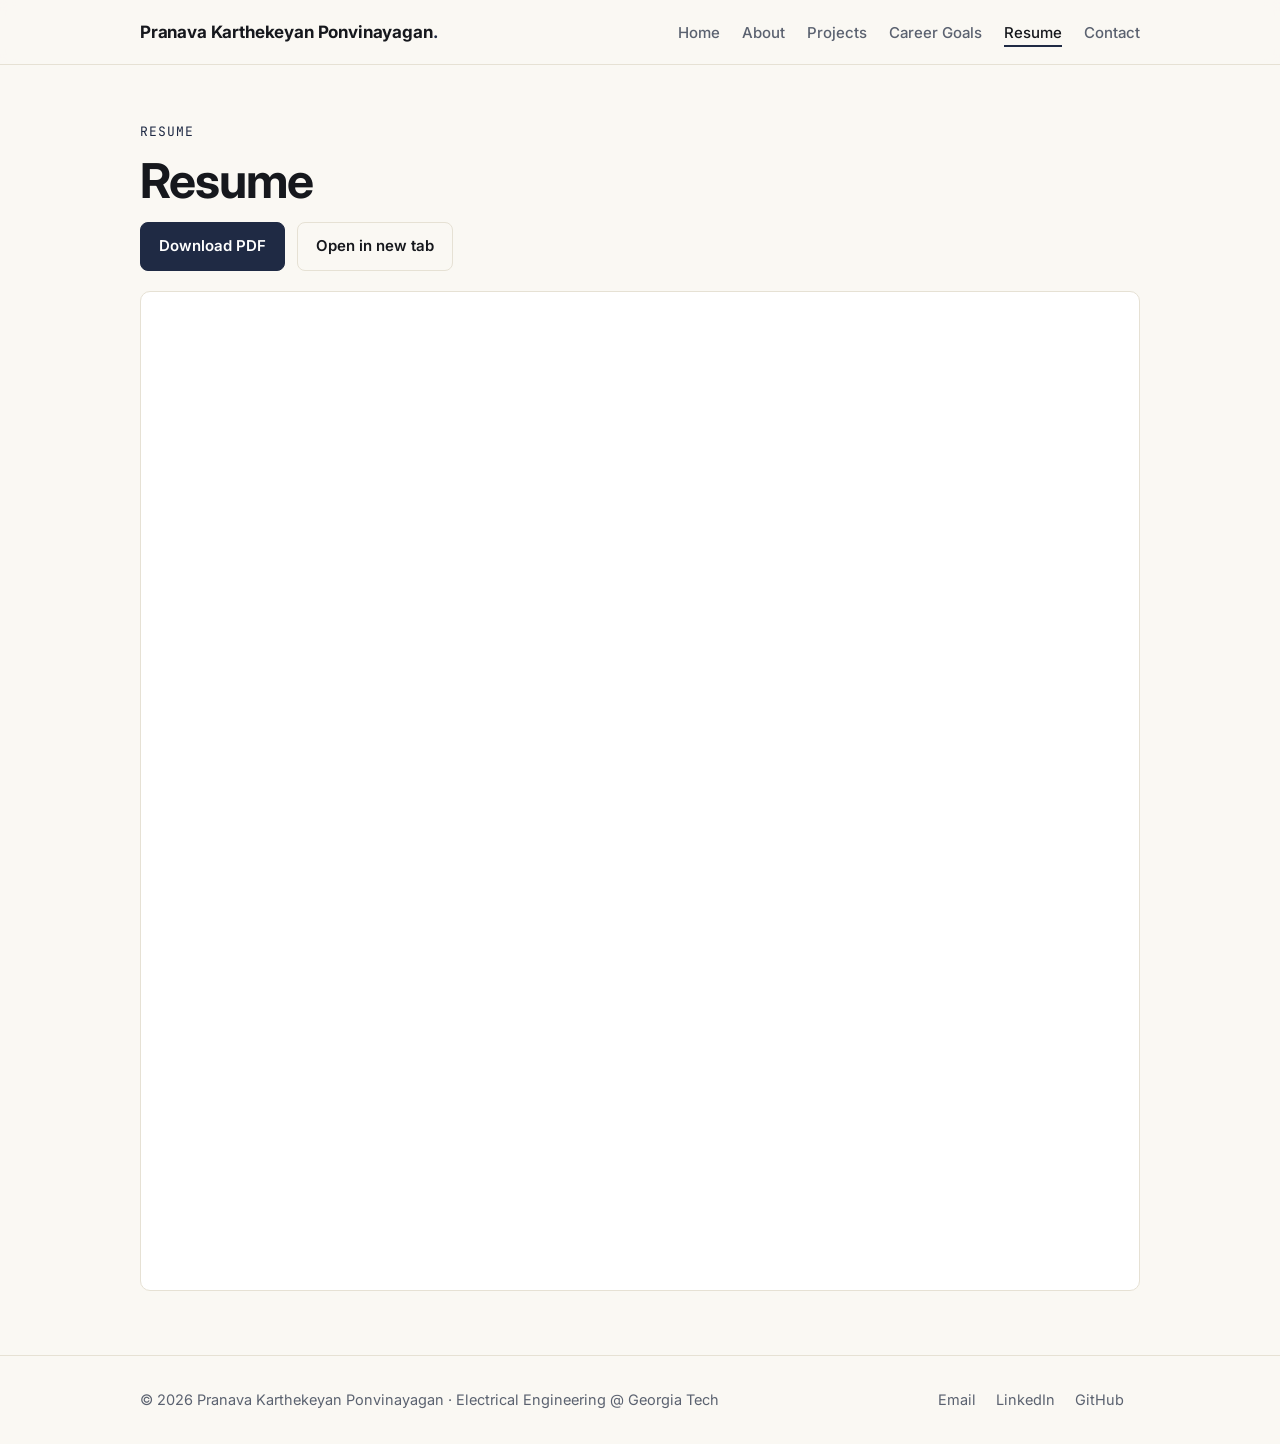
<file: resume.html>
<!doctype html>
<html lang="en">
<head>
<meta charset="utf-8">
<meta name="viewport" content="width=device-width, initial-scale=1">
<title>Resume | Pranava Karthekeyan Ponvinayagan</title>
<meta name="description" content="Resume.">
<link rel="preconnect" href="https://fonts.googleapis.com">
<link rel="preconnect" href="https://fonts.gstatic.com" crossorigin>
<link href="https://fonts.googleapis.com/css2?family=Inter:wght@400;500;600;700&family=JetBrains+Mono:wght@500&display=swap" rel="stylesheet">
<link rel="stylesheet" href="styles.css">
</head>
<body>
<header class="site">
  <div class="wrap">
    <a class="brand" href="index.html">Pranava Karthekeyan Ponvinayagan<span>.</span></a>
    <nav class="main" aria-label="Main">
      <input type="checkbox" id="navtoggle" aria-label="Toggle menu">
      <label for="navtoggle" class="burger" aria-hidden="true">&#9776;</label>
      <ul>
<li><a href="index.html">Home</a></li>
<li><a href="about.html">About</a></li>
<li><a href="projects.html">Projects</a></li>
<li><a href="goals.html">Career Goals</a></li>
<li><a href="resume.html" aria-current="page">Resume</a></li>
<li><a href="contact.html">Contact</a></li>
      </ul>
    </nav>
  </div>
</header>
<main>

<section>
  <div class="wrap">
    <span class="eyebrow">Resume</span>
    <h1>Resume</h1>
    <div class="btns" style="margin:0 0 20px">
      <a class="btn" href="assets/Pranava_Ponvinayagan_Resume.pdf" download>Download PDF</a>
      <a class="btn ghost" href="assets/Pranava_Ponvinayagan_Resume.pdf" target="_blank" rel="noopener">Open in new tab</a>
    </div>
    <iframe class="pdf" src="assets/Pranava_Ponvinayagan_Resume.pdf" title="Resume PDF"></iframe>
  </div>
</section>

</main>
<footer class="site">
  <div class="wrap">
    <div>&copy; 2026 Pranava Karthekeyan Ponvinayagan &middot; Electrical Engineering @ Georgia Tech</div>
    <div>
      <a href="mailto:pponvinayagan3@gatech.edu">Email</a>
      <a href="https://www.linkedin.com/in/pranava-ponvinayagan/" target="_blank" rel="noopener">LinkedIn</a>
      <a href="https://github.com/PranavaKP30" target="_blank" rel="noopener">GitHub</a>
    </div>
  </div>
</footer>
</body>
</html>
</file>
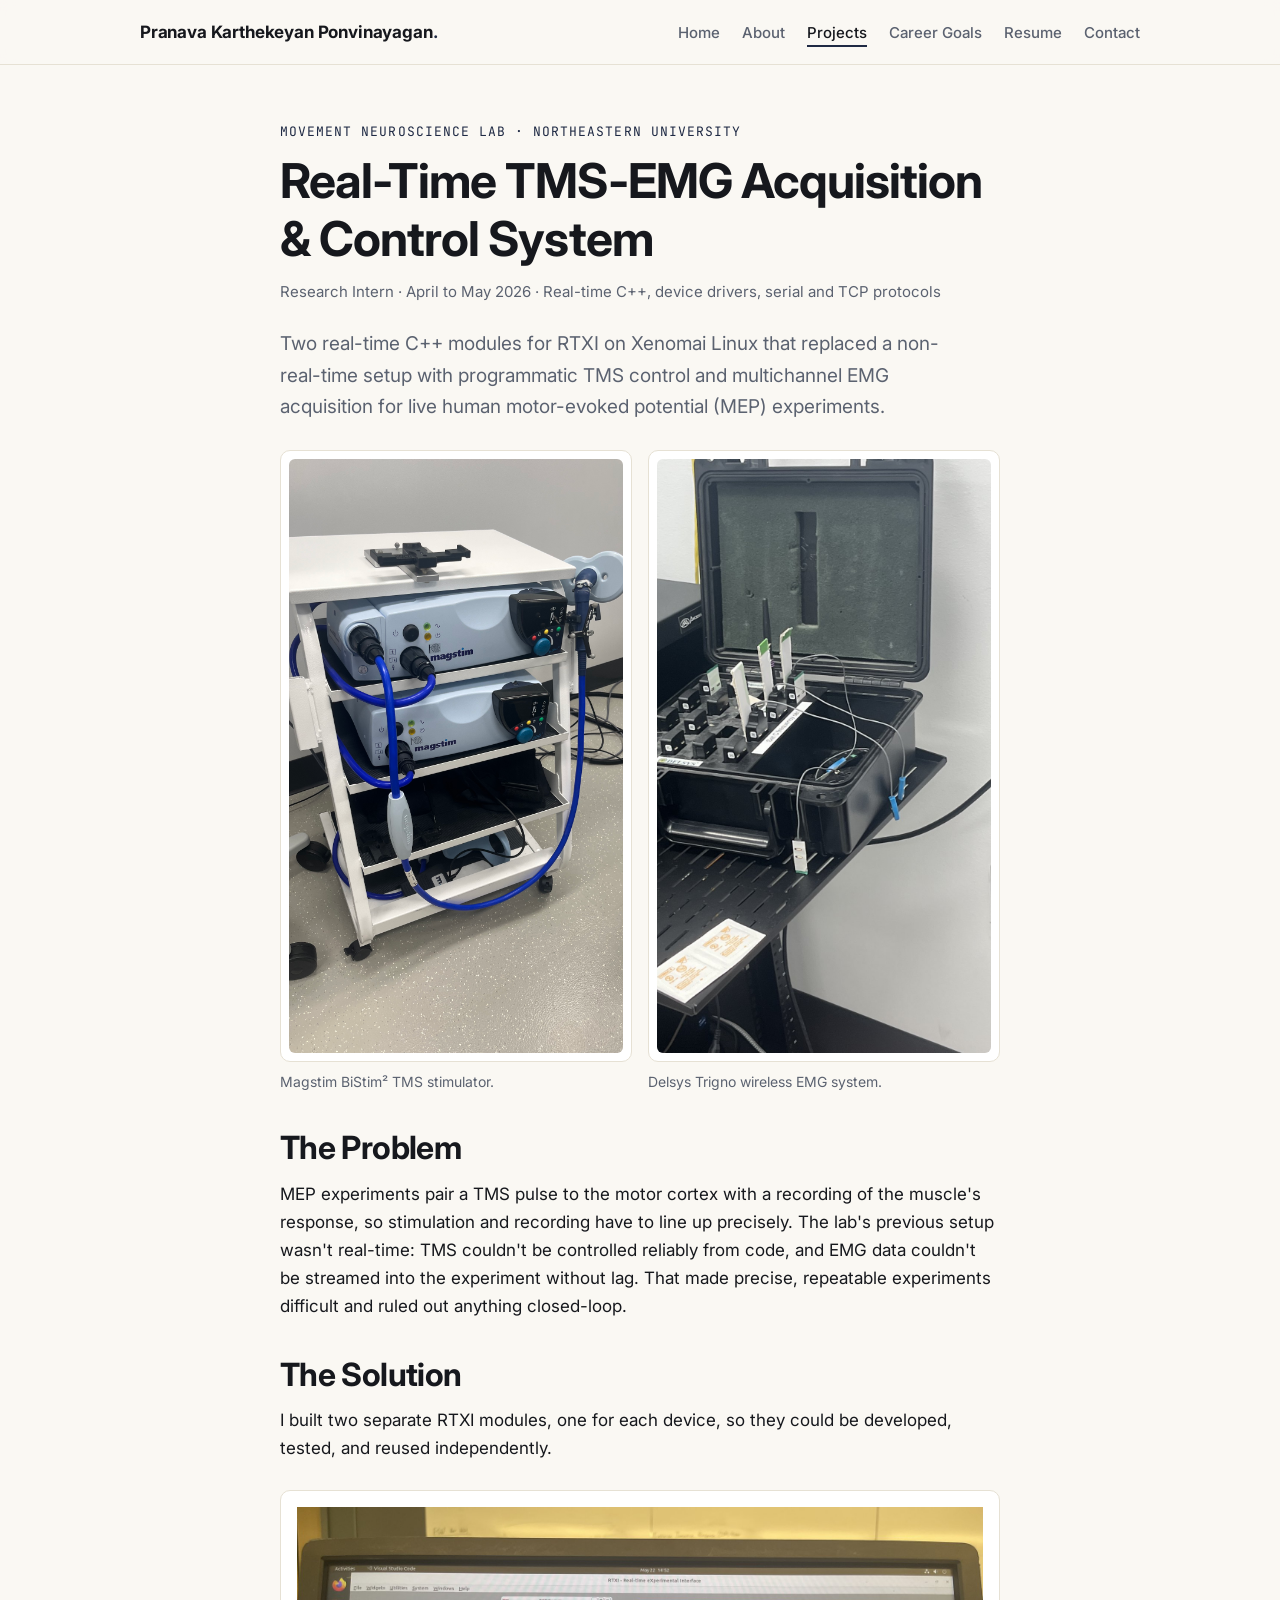
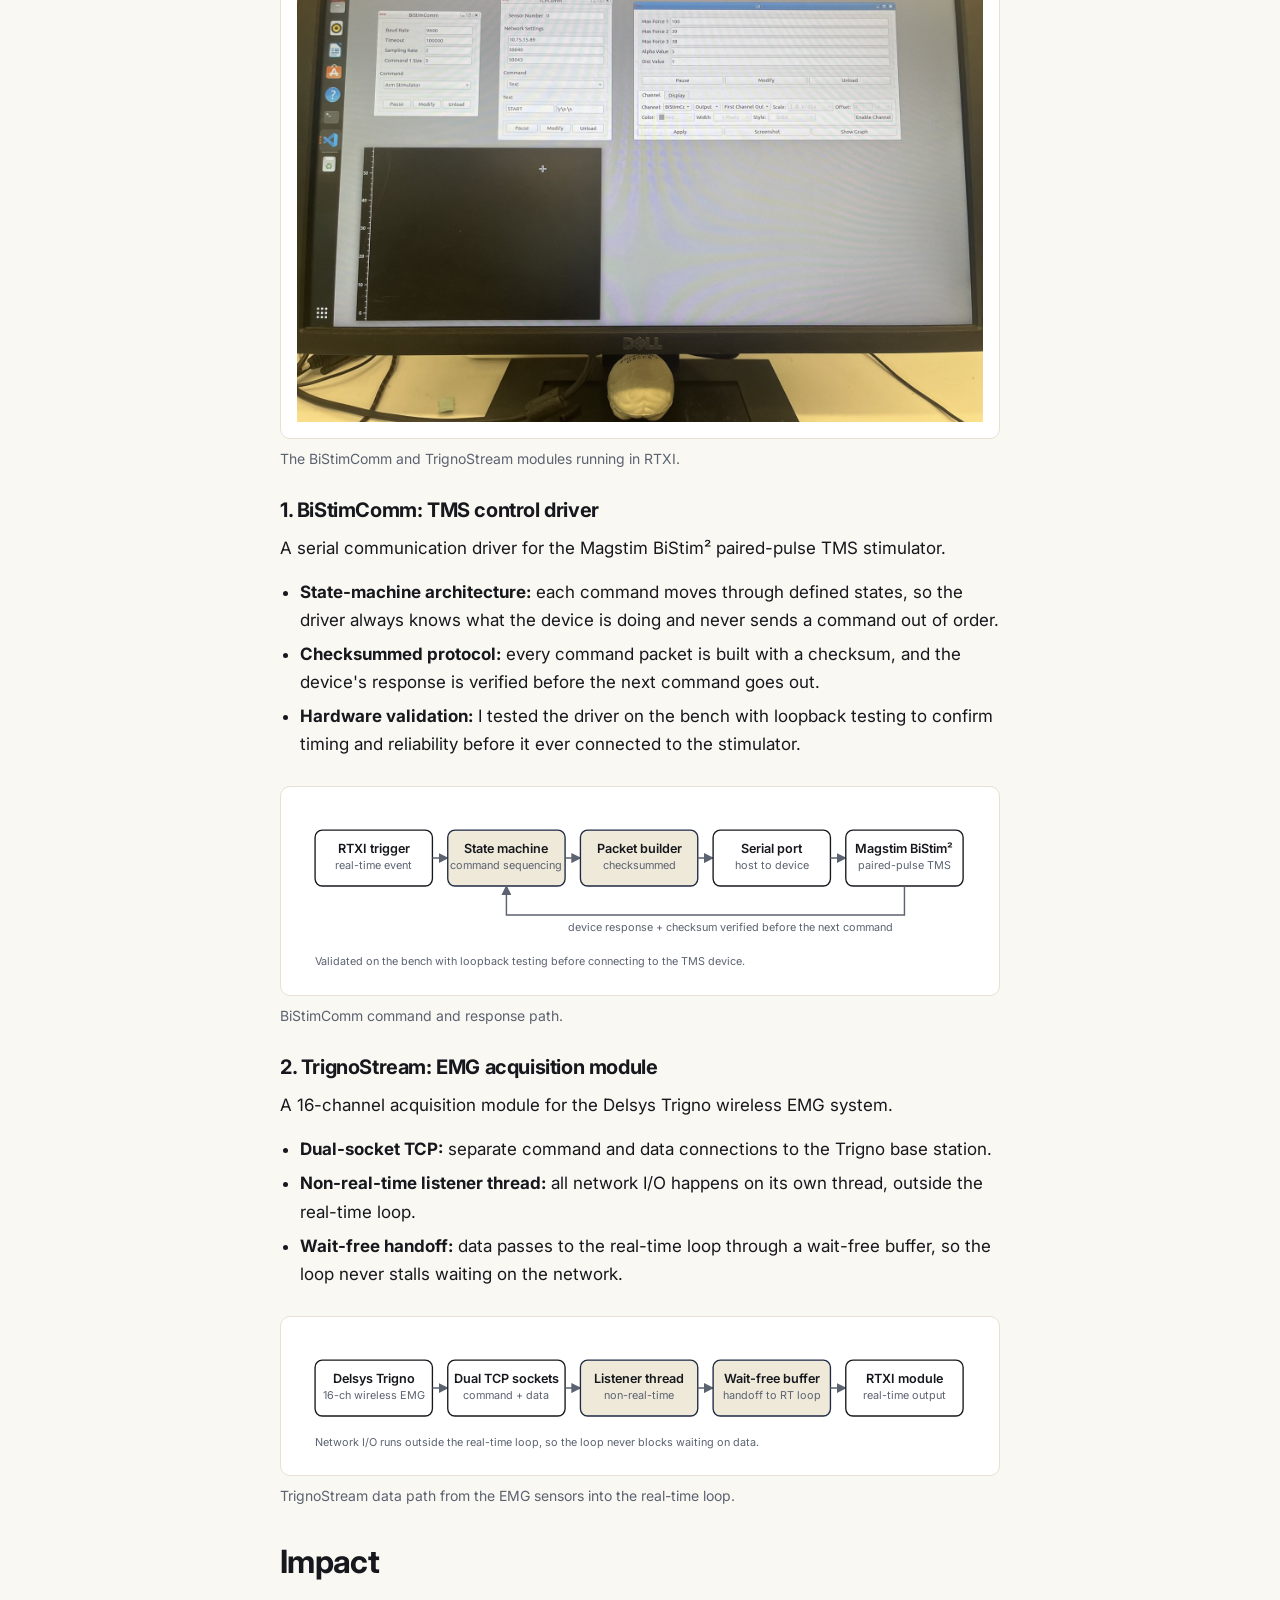
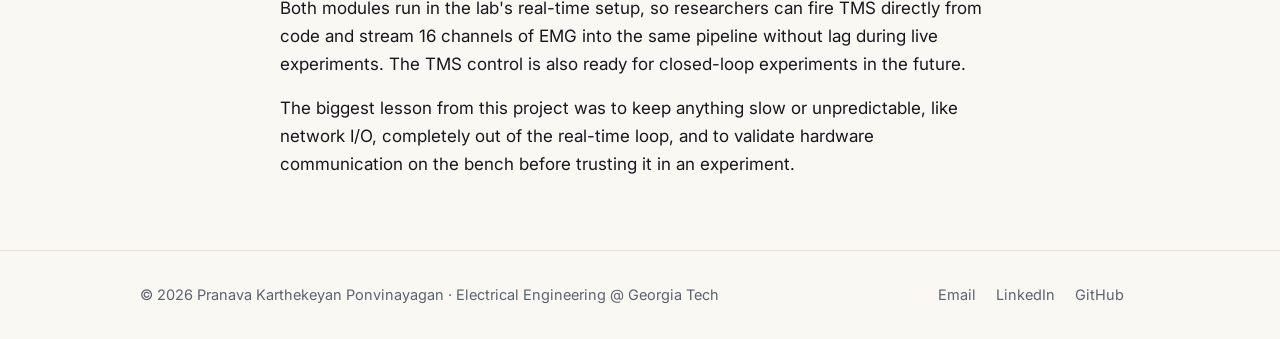
<file: tms-emg.html>
<!doctype html>
<html lang="en">
<head>
<meta charset="utf-8">
<meta name="viewport" content="width=device-width, initial-scale=1">
<title>Real-Time TMS-EMG System | Pranava Karthekeyan Ponvinayagan</title>
<meta name="description" content="Real-Time TMS-EMG Acquisition and Control System at Northeastern's Movement Neuroscience Lab.">
<link rel="preconnect" href="https://fonts.googleapis.com">
<link rel="preconnect" href="https://fonts.gstatic.com" crossorigin>
<link href="https://fonts.googleapis.com/css2?family=Inter:wght@400;500;600;700&family=JetBrains+Mono:wght@500&display=swap" rel="stylesheet">
<link rel="stylesheet" href="../styles.css">
<script>
  function hideImg(img) {
    var fig = img.closest('figure');
    var pair = img.closest('.pair');
    fig.remove();
    if (pair && !pair.querySelector('figure')) pair.remove();
  }
</script>
</head>
<body>
<header class="site">
  <div class="wrap">
    <a class="brand" href="../index.html">Pranava Karthekeyan Ponvinayagan<span>.</span></a>
    <nav class="main" aria-label="Main">
      <input type="checkbox" id="navtoggle" aria-label="Toggle menu">
      <label for="navtoggle" class="burger" aria-hidden="true">&#9776;</label>
      <ul>
<li><a href="../index.html">Home</a></li>
<li><a href="../about.html">About</a></li>
<li><a href="../projects.html" aria-current="page">Projects</a></li>
<li><a href="../goals.html">Career Goals</a></li>
<li><a href="../resume.html">Resume</a></li>
<li><a href="../contact.html">Contact</a></li>
      </ul>
    </nav>
  </div>
</header>
<main>

<section>
  <div class="wrap prose">
    <span class="eyebrow">Movement Neuroscience Lab &middot; Northeastern University</span>
    <h1>Real-Time TMS-EMG Acquisition &amp; Control System</h1>
    <p class="meta">Research Intern &middot; April to May 2026 &middot; Real-time C++, device drivers, serial and TCP protocols</p>
    <p class="lead">Two real-time C++ modules for RTXI on Xenomai Linux that replaced a non-real-time setup with programmatic TMS control and multichannel EMG acquisition for live human motor-evoked potential (MEP) experiments.</p>

    <div class="pair" style="display:grid;grid-template-columns:1fr 1fr;gap:16px;margin:28px 0">
      <figure style="margin:0"><div class="frame" style="padding:8px"><img src="../assets/bistim-device.jpeg" alt="Magstim BiStim2 TMS stimulator" loading="lazy" style="width:100%;aspect-ratio:9/16;object-fit:cover;border-radius:6px" onerror="hideImg(this)"></div><figcaption>Magstim BiStim&sup2; TMS stimulator.</figcaption></figure>
      <figure style="margin:0"><div class="frame" style="padding:8px"><img src="../assets/trigno-device.jpeg" alt="Delsys Trigno wireless EMG system" loading="lazy" style="width:100%;aspect-ratio:9/16;object-fit:cover;border-radius:6px" onerror="hideImg(this)"></div><figcaption>Delsys Trigno wireless EMG system.</figcaption></figure>
    </div>

    <h2>The Problem</h2>
    <p>MEP experiments pair a TMS pulse to the motor cortex with a recording of the muscle's response, so stimulation and recording have to line up precisely. The lab's previous setup wasn't real-time: TMS couldn't be controlled reliably from code, and EMG data couldn't be streamed into the experiment without lag. That made precise, repeatable experiments difficult and ruled out anything closed-loop.</p>

    <h2>The Solution</h2>
    <p>I built two separate RTXI modules, one for each device, so they could be developed, tested, and reused independently.</p>

    <figure><div class="frame"><img src="../assets/tms-emg-gui.jpeg" alt="BiStimComm and TrignoStream module GUIs in RTXI" loading="lazy" onerror="hideImg(this)"></div><figcaption>The BiStimComm and TrignoStream modules running in RTXI.</figcaption></figure>

    <h3>1. BiStimComm: TMS control driver</h3>
    <p>A serial communication driver for the Magstim BiStim&sup2; paired-pulse TMS stimulator.</p>
    <ul>
      <li><b>State-machine architecture:</b> each command moves through defined states, so the driver always knows what the device is doing and never sends a command out of order.</li>
      <li><b>Checksummed protocol:</b> every command packet is built with a checksum, and the device's response is verified before the next command goes out.</li>
      <li><b>Hardware validation:</b> I tested the driver on the bench with loopback testing to confirm timing and reliability before it ever connected to the stimulator.</li>
    </ul>
    <figure><div class="frame"><svg class="diagram" viewBox="0 0 760 195" role="img" aria-label="BiStim serial driver architecture" xmlns="http://www.w3.org/2000/svg" style="color:var(--muted)"><defs><marker id="ahb" viewBox="0 0 10 10" refX="9" refY="5" markerWidth="7" markerHeight="7" orient="auto-start-reverse"><path d="M0,0 L10,5 L0,10 z" fill="currentColor" style="color:var(--muted)"/></marker></defs><rect class="box" x="20" y="30" width="130" height="62" rx="8"/><text x="85.0" y="55.0" text-anchor="middle" font-size="14" font-weight="600">RTXI trigger</text><text class="small" x="85.0" y="73.0" text-anchor="middle">real-time event</text><line class="line" x1="150" y1="61" x2="167" y2="61" marker-end="url(#ahb)"/><rect class="hl" x="167" y="30" width="130" height="62" rx="8"/><text x="232.0" y="55.0" text-anchor="middle" font-size="14" font-weight="600">State machine</text><text class="small" x="232.0" y="73.0" text-anchor="middle">command sequencing</text><line class="line" x1="297" y1="61" x2="314" y2="61" marker-end="url(#ahb)"/><rect class="hl" x="314" y="30" width="130" height="62" rx="8"/><text x="379.0" y="55.0" text-anchor="middle" font-size="14" font-weight="600">Packet builder</text><text class="small" x="379.0" y="73.0" text-anchor="middle">checksummed</text><line class="line" x1="444" y1="61" x2="461" y2="61" marker-end="url(#ahb)"/><rect class="box" x="461" y="30" width="130" height="62" rx="8"/><text x="526.0" y="55.0" text-anchor="middle" font-size="14" font-weight="600">Serial port</text><text class="small" x="526.0" y="73.0" text-anchor="middle">host to device</text><line class="line" x1="591" y1="61" x2="608" y2="61" marker-end="url(#ahb)"/><rect class="box" x="608" y="30" width="130" height="62" rx="8"/><text x="673.0" y="55.0" text-anchor="middle" font-size="14" font-weight="600">Magstim BiStim²</text><text class="small" x="673.0" y="73.0" text-anchor="middle">paired-pulse TMS</text><path class="line" d="M673 92 L673 124 L232 124 L232 92" marker-end="url(#ahb)"/><text class="small" x="300" y="142">device response + checksum verified before the next command</text><text class="small" x="20" y="180">Validated on the bench with loopback testing before connecting to the TMS device.</text></svg></div><figcaption>BiStimComm command and response path.</figcaption></figure>

    <h3>2. TrignoStream: EMG acquisition module</h3>
    <p>A 16-channel acquisition module for the Delsys Trigno wireless EMG system.</p>
    <ul>
      <li><b>Dual-socket TCP:</b> separate command and data connections to the Trigno base station.</li>
      <li><b>Non-real-time listener thread:</b> all network I/O happens on its own thread, outside the real-time loop.</li>
      <li><b>Wait-free handoff:</b> data passes to the real-time loop through a wait-free buffer, so the loop never stalls waiting on the network.</li>
    </ul>
    <figure><div class="frame"><svg class="diagram" viewBox="0 0 760 140" role="img" aria-label="Trigno EMG acquisition architecture" xmlns="http://www.w3.org/2000/svg" style="color:var(--muted)"><defs><marker id="aht" viewBox="0 0 10 10" refX="9" refY="5" markerWidth="7" markerHeight="7" orient="auto-start-reverse"><path d="M0,0 L10,5 L0,10 z" fill="currentColor" style="color:var(--muted)"/></marker></defs><rect class="box" x="20" y="30" width="130" height="62" rx="8"/><text x="85.0" y="55.0" text-anchor="middle" font-size="14" font-weight="600">Delsys Trigno</text><text class="small" x="85.0" y="73.0" text-anchor="middle">16-ch wireless EMG</text><line class="line" x1="150" y1="61" x2="167" y2="61" marker-end="url(#aht)"/><rect class="box" x="167" y="30" width="130" height="62" rx="8"/><text x="232.0" y="55.0" text-anchor="middle" font-size="14" font-weight="600">Dual TCP sockets</text><text class="small" x="232.0" y="73.0" text-anchor="middle">command + data</text><line class="line" x1="297" y1="61" x2="314" y2="61" marker-end="url(#aht)"/><rect class="hl" x="314" y="30" width="130" height="62" rx="8"/><text x="379.0" y="55.0" text-anchor="middle" font-size="14" font-weight="600">Listener thread</text><text class="small" x="379.0" y="73.0" text-anchor="middle">non-real-time</text><line class="line" x1="444" y1="61" x2="461" y2="61" marker-end="url(#aht)"/><rect class="hl" x="461" y="30" width="130" height="62" rx="8"/><text x="526.0" y="55.0" text-anchor="middle" font-size="14" font-weight="600">Wait-free buffer</text><text class="small" x="526.0" y="73.0" text-anchor="middle">handoff to RT loop</text><line class="line" x1="591" y1="61" x2="608" y2="61" marker-end="url(#aht)"/><rect class="box" x="608" y="30" width="130" height="62" rx="8"/><text x="673.0" y="55.0" text-anchor="middle" font-size="14" font-weight="600">RTXI module</text><text class="small" x="673.0" y="73.0" text-anchor="middle">real-time output</text><text class="small" x="20" y="125">Network I/O runs outside the real-time loop, so the loop never blocks waiting on data.</text></svg></div><figcaption>TrignoStream data path from the EMG sensors into the real-time loop.</figcaption></figure>

    <h2>Impact</h2>
    <p>Both modules run in the lab's real-time setup, so researchers can fire TMS directly from code and stream 16 channels of EMG into the same pipeline without lag during live experiments. The TMS control is also ready for closed-loop experiments in the future.</p>
    <p>The biggest lesson from this project was to keep anything slow or unpredictable, like network I/O, completely out of the real-time loop, and to validate hardware communication on the bench before trusting it in an experiment.</p>
  </div>
</section>

</main>
<footer class="site">
  <div class="wrap">
    <div>&copy; 2026 Pranava Karthekeyan Ponvinayagan &middot; Electrical Engineering @ Georgia Tech</div>
    <div>
      <a href="mailto:pponvinayagan3@gatech.edu">Email</a>
      <a href="https://www.linkedin.com/in/pranava-ponvinayagan/" target="_blank" rel="noopener">LinkedIn</a>
      <a href="https://github.com/PranavaKP30" target="_blank" rel="noopener">GitHub</a>
    </div>
  </div>
</footer>
</body>
</html>
</file>
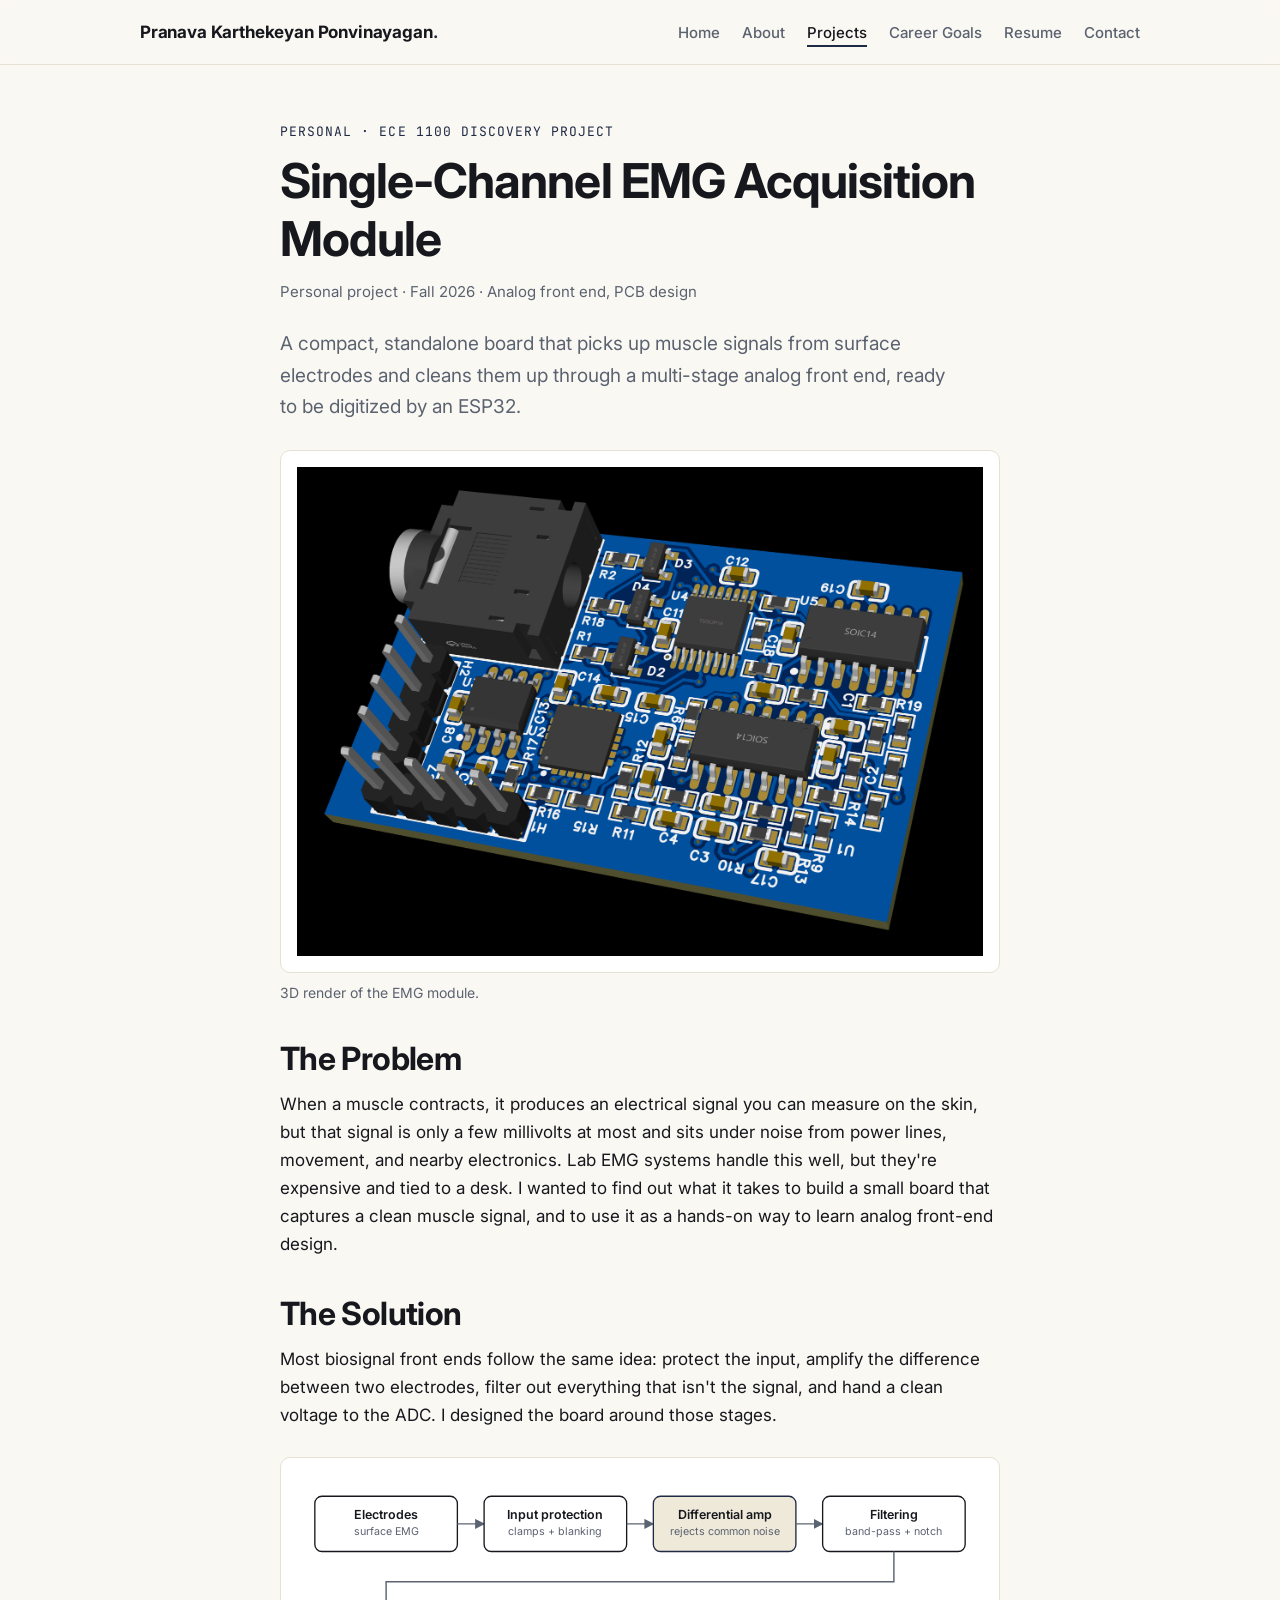
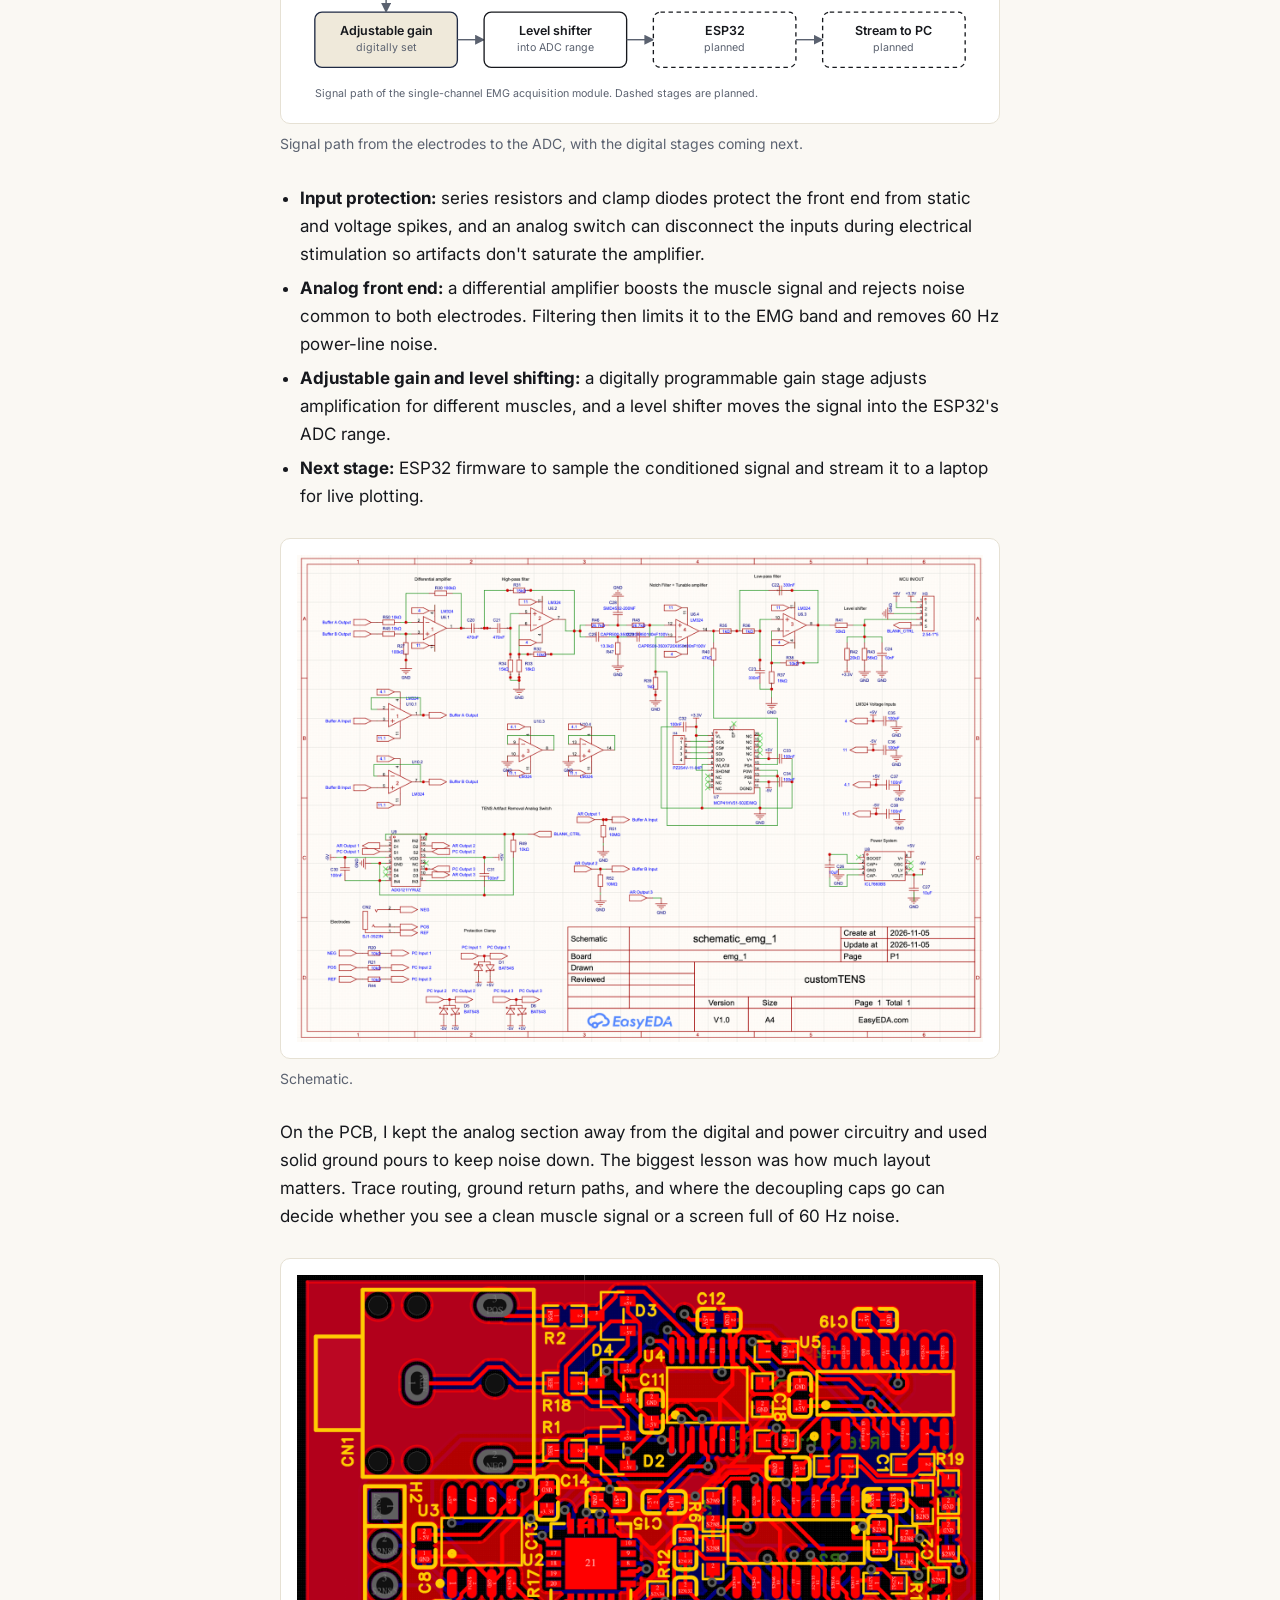
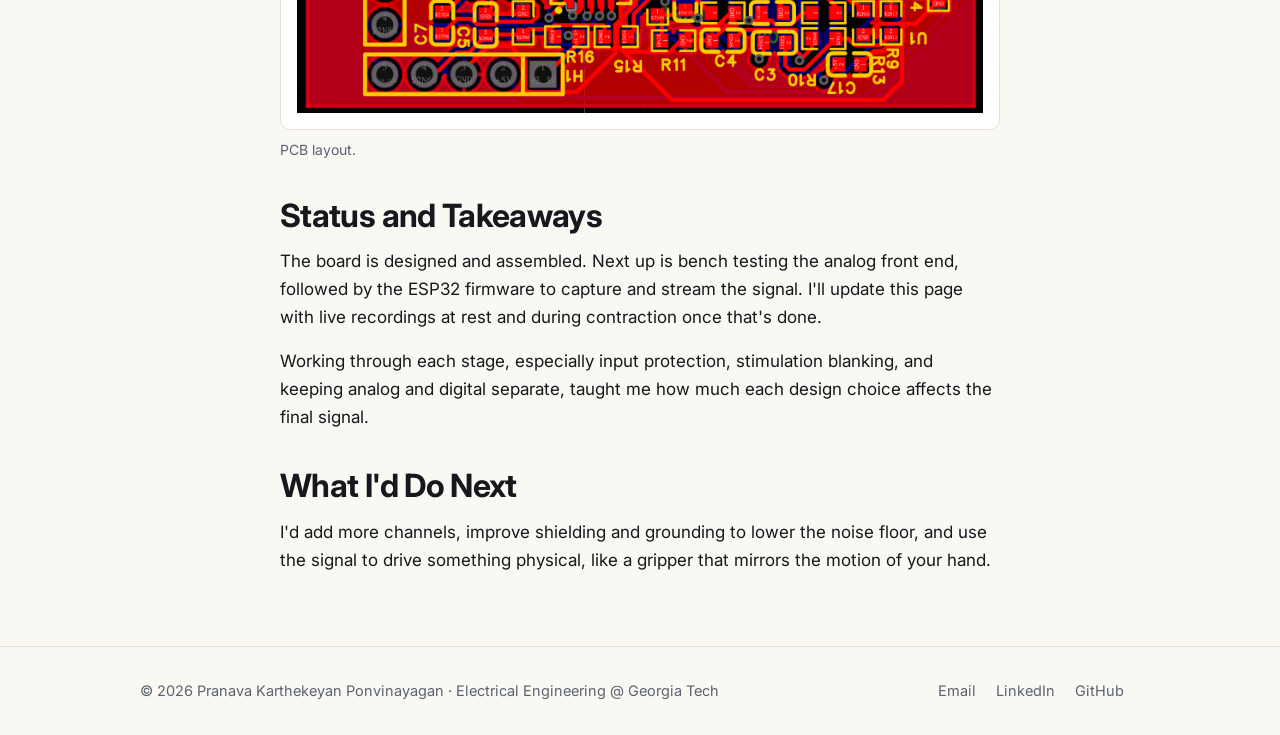
<file: projects/emg-module.html>
<!doctype html>
<html lang="en">
<head>
<meta charset="utf-8">
<meta name="viewport" content="width=device-width, initial-scale=1">
<title>EMG Acquisition Module | Pranava Karthekeyan Ponvinayagan</title>
<meta name="description" content="ECE 1100 Discovery Project: single-channel EMG acquisition module.">
<link rel="preconnect" href="https://fonts.googleapis.com">
<link rel="preconnect" href="https://fonts.gstatic.com" crossorigin>
<link href="https://fonts.googleapis.com/css2?family=Inter:wght@400;500;600;700&family=JetBrains+Mono:wght@500&display=swap" rel="stylesheet">
<link rel="stylesheet" href="../styles.css">
</head>
<body>
<header class="site">
  <div class="wrap">
    <a class="brand" href="../index.html">Pranava Karthekeyan Ponvinayagan<span>.</span></a>
    <nav class="main" aria-label="Main">
      <input type="checkbox" id="navtoggle" aria-label="Toggle menu">
      <label for="navtoggle" class="burger" aria-hidden="true">&#9776;</label>
      <ul>
<li><a href="../index.html">Home</a></li>
<li><a href="../about.html">About</a></li>
<li><a href="../projects.html" aria-current="page">Projects</a></li>
<li><a href="../goals.html">Career Goals</a></li>
<li><a href="../resume.html">Resume</a></li>
<li><a href="../contact.html">Contact</a></li>
      </ul>
    </nav>
  </div>
</header>
<main>

<section>
  <div class="wrap prose">
    <span class="eyebrow">Personal &middot; ECE 1100 Discovery Project</span>
    <h1>Single-Channel EMG Acquisition Module</h1>
    <p class="meta">Personal project &middot; Fall 2026 &middot; Analog front end, PCB design</p>
    <p class="lead">A compact, standalone board that picks up muscle signals from surface electrodes and cleans them up through a multi-stage analog front end, ready to be digitized by an ESP32.</p>

    <figure><div class="frame"><img src="../assets/emg-board.png" alt="3D render of the EMG acquisition module" loading="lazy" onerror="this.replaceWith(Object.assign(document.createElement('div'),{className:'todo',textContent:'Add image: ../assets/emg-board.png'}))"></div><figcaption>3D render of the EMG module.</figcaption></figure>

    <h2>The Problem</h2>
    <p>When a muscle contracts, it produces an electrical signal you can measure on the skin, but that signal is only a few millivolts at most and sits under noise from power lines, movement, and nearby electronics. Lab EMG systems handle this well, but they're expensive and tied to a desk. I wanted to find out what it takes to build a small board that captures a clean muscle signal, and to use it as a hands-on way to learn analog front-end design.</p>

    <h2>The Solution</h2>
    <p>Most biosignal front ends follow the same idea: protect the input, amplify the difference between two electrodes, filter out everything that isn't the signal, and hand a clean voltage to the ADC. I designed the board around those stages.</p>
    <figure><div class="frame"><svg class="diagram" viewBox="0 0 770 262" role="img" aria-label="EMG module signal path" xmlns="http://www.w3.org/2000/svg" style="color:var(--muted)"><defs><marker id="ah" viewBox="0 0 10 10" refX="9" refY="5" markerWidth="7" markerHeight="7" orient="auto-start-reverse"><path d="M0,0 L10,5 L0,10 z" fill="currentColor" style="color:var(--muted)"/></marker></defs><rect class="box" x="20" y="25" width="160" height="62" rx="8"/><text x="100.0" y="51.0" text-anchor="middle" font-size="14" font-weight="600">Electrodes</text><text class="small" x="100.0" y="69.0" text-anchor="middle">surface EMG</text><line class="line" x1="180" y1="56.0" x2="210" y2="56.0" marker-end="url(#ah)"/><rect class="box" x="210" y="25" width="160" height="62" rx="8"/><text x="290.0" y="51.0" text-anchor="middle" font-size="14" font-weight="600">Input protection</text><text class="small" x="290.0" y="69.0" text-anchor="middle">clamps + blanking</text><line class="line" x1="370" y1="56.0" x2="400" y2="56.0" marker-end="url(#ah)"/><rect class="hl" x="400" y="25" width="160" height="62" rx="8"/><text x="480.0" y="51.0" text-anchor="middle" font-size="14" font-weight="600">Differential amp</text><text class="small" x="480.0" y="69.0" text-anchor="middle">rejects common noise</text><line class="line" x1="560" y1="56.0" x2="590" y2="56.0" marker-end="url(#ah)"/><rect class="box" x="590" y="25" width="160" height="62" rx="8"/><text x="670.0" y="51.0" text-anchor="middle" font-size="14" font-weight="600">Filtering</text><text class="small" x="670.0" y="69.0" text-anchor="middle">band-pass + notch</text><rect class="hl" x="20" y="155" width="160" height="62" rx="8"/><text x="100.0" y="181.0" text-anchor="middle" font-size="14" font-weight="600">Adjustable gain</text><text class="small" x="100.0" y="199.0" text-anchor="middle">digitally set</text><line class="line" x1="180" y1="186.0" x2="210" y2="186.0" marker-end="url(#ah)"/><rect class="box" x="210" y="155" width="160" height="62" rx="8"/><text x="290.0" y="181.0" text-anchor="middle" font-size="14" font-weight="600">Level shifter</text><text class="small" x="290.0" y="199.0" text-anchor="middle">into ADC range</text><line class="line" x1="370" y1="186.0" x2="400" y2="186.0" marker-end="url(#ah)"/><rect class="box" x="400" y="155" width="160" height="62" rx="8" style="stroke-dasharray:5 4"/><text x="480.0" y="181.0" text-anchor="middle" font-size="14" font-weight="600">ESP32</text><text class="small" x="480.0" y="199.0" text-anchor="middle">planned</text><line class="line" x1="560" y1="186.0" x2="590" y2="186.0" marker-end="url(#ah)"/><rect class="box" x="590" y="155" width="160" height="62" rx="8" style="stroke-dasharray:5 4"/><text x="670.0" y="181.0" text-anchor="middle" font-size="14" font-weight="600">Stream to PC</text><text class="small" x="670.0" y="199.0" text-anchor="middle">planned</text><path class="line" d="M670 87 L670 121 L100 121 L100 155" marker-end="url(#ah)"/><text class="small" x="20" y="250">Signal path of the single-channel EMG acquisition module. Dashed stages are planned.</text></svg></div><figcaption>Signal path from the electrodes to the ADC, with the digital stages coming next.</figcaption></figure>
    <ul>
      <li><b>Input protection:</b> series resistors and clamp diodes protect the front end from static and voltage spikes, and an analog switch can disconnect the inputs during electrical stimulation so artifacts don't saturate the amplifier.</li>
      <li><b>Analog front end:</b> a differential amplifier boosts the muscle signal and rejects noise common to both electrodes. Filtering then limits it to the EMG band and removes 60 Hz power-line noise.</li>
      <li><b>Adjustable gain and level shifting:</b> a digitally programmable gain stage adjusts amplification for different muscles, and a level shifter moves the signal into the ESP32's ADC range.</li>
      <li><b>Next stage:</b> ESP32 firmware to sample the conditioned signal and stream it to a laptop for live plotting.</li>
    </ul>

    <figure><div class="frame"><img src="../assets/emg-schematic.png" alt="Schematic of the EMG acquisition module" loading="lazy" onerror="this.replaceWith(Object.assign(document.createElement('div'),{className:'todo',textContent:'Add image: ../assets/emg-schematic.png'}))"></div><figcaption>Schematic.</figcaption></figure>

    <p>On the PCB, I kept the analog section away from the digital and power circuitry and used solid ground pours to keep noise down. The biggest lesson was how much layout matters. Trace routing, ground return paths, and where the decoupling caps go can decide whether you see a clean muscle signal or a screen full of 60 Hz noise.</p>

    <figure><div class="frame"><img src="../assets/emg-pcb.png" alt="PCB layout of the EMG acquisition module" loading="lazy" onerror="this.replaceWith(Object.assign(document.createElement('div'),{className:'todo',textContent:'Add image: ../assets/emg-pcb.png'}))"></div><figcaption>PCB layout.</figcaption></figure>

    <h2>Status and Takeaways</h2>
    <p>The board is designed and assembled. Next up is bench testing the analog front end, followed by the ESP32 firmware to capture and stream the signal. I'll update this page with live recordings at rest and during contraction once that's done.</p>
    <p>Working through each stage, especially input protection, stimulation blanking, and keeping analog and digital separate, taught me how much each design choice affects the final signal.</p>

    <h2>What I'd Do Next</h2>
    <p>I'd add more channels, improve shielding and grounding to lower the noise floor, and use the signal to drive something physical, like a gripper that mirrors the motion of your hand.</p>
  </div>
</section>

</main>
<footer class="site">
  <div class="wrap">
    <div>&copy; 2026 Pranava Karthekeyan Ponvinayagan &middot; Electrical Engineering @ Georgia Tech</div>
    <div>
      <a href="mailto:pponvinayagan3@gatech.edu">Email</a>
      <a href="https://www.linkedin.com/in/pranava-ponvinayagan/" target="_blank" rel="noopener">LinkedIn</a>
      <a href="https://github.com/PranavaKP30" target="_blank" rel="noopener">GitHub</a>
    </div>
  </div>
</footer>
</body>
</html>
</file>
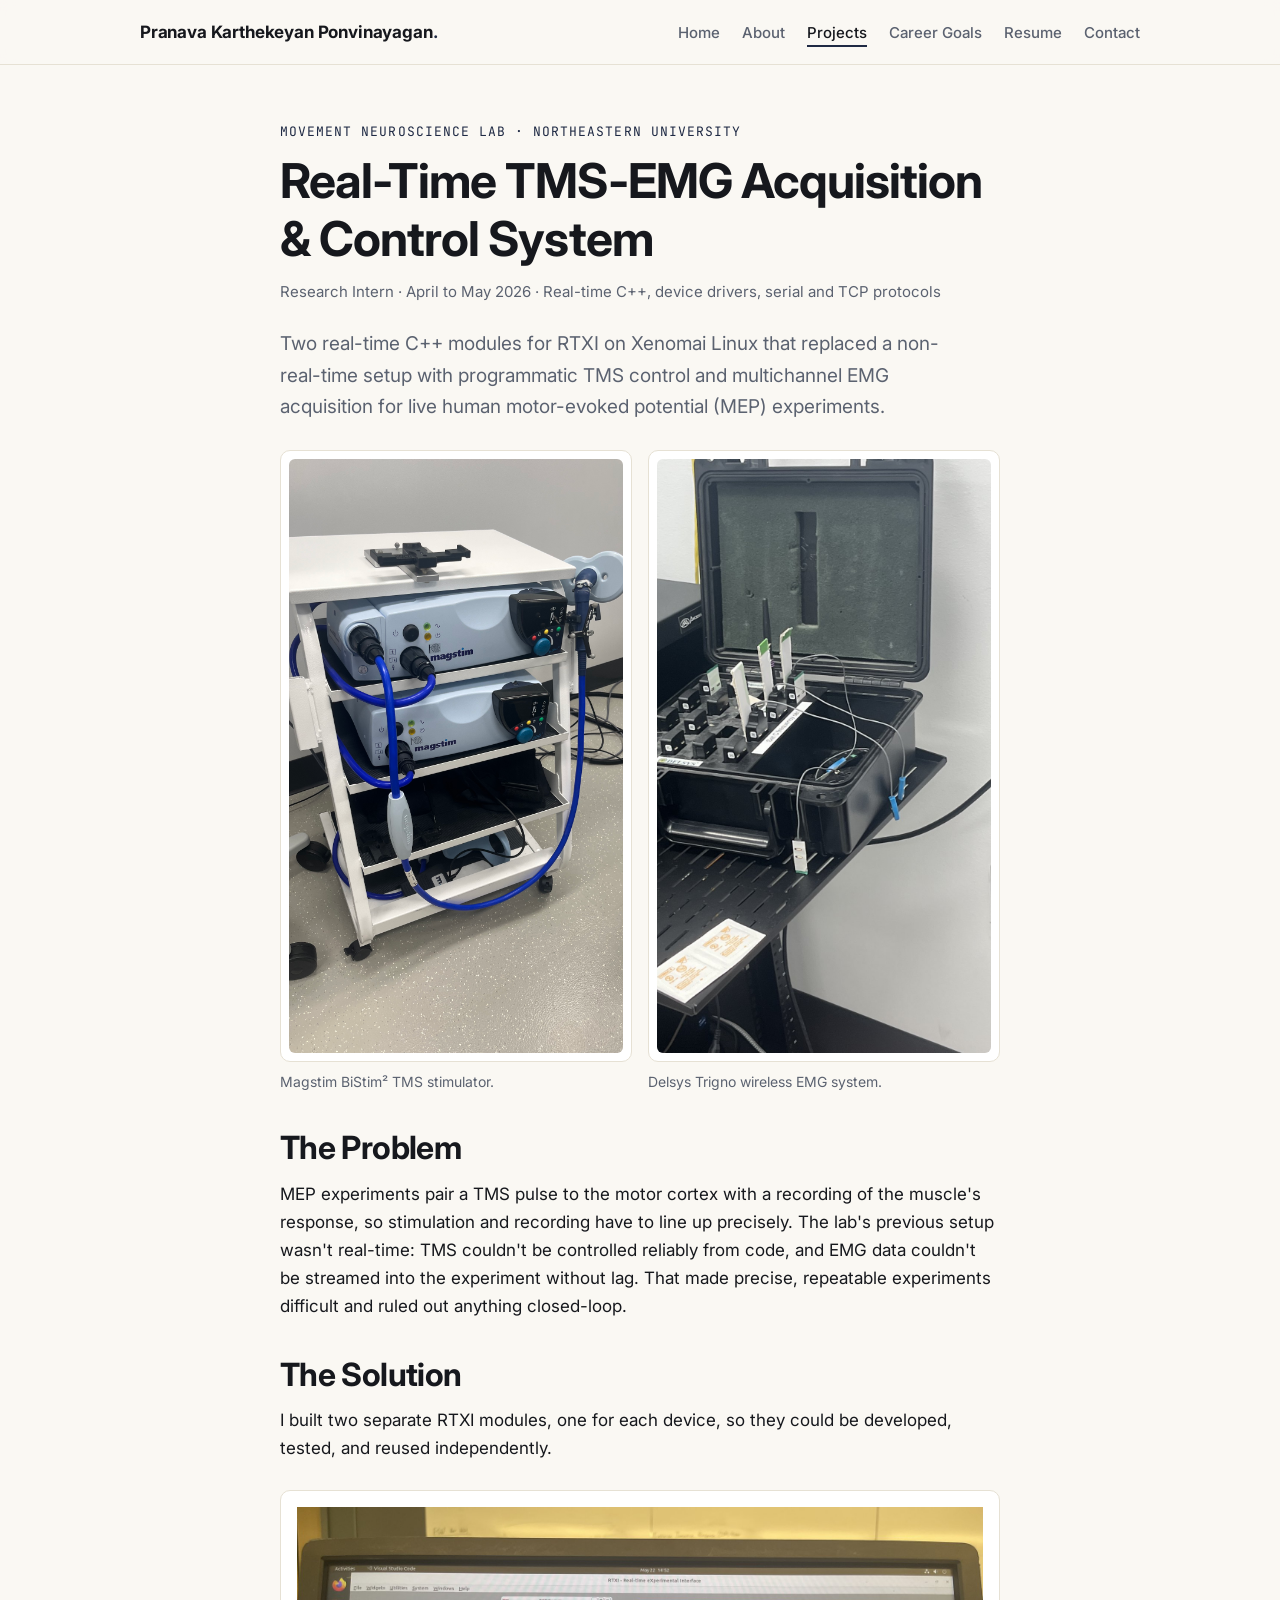
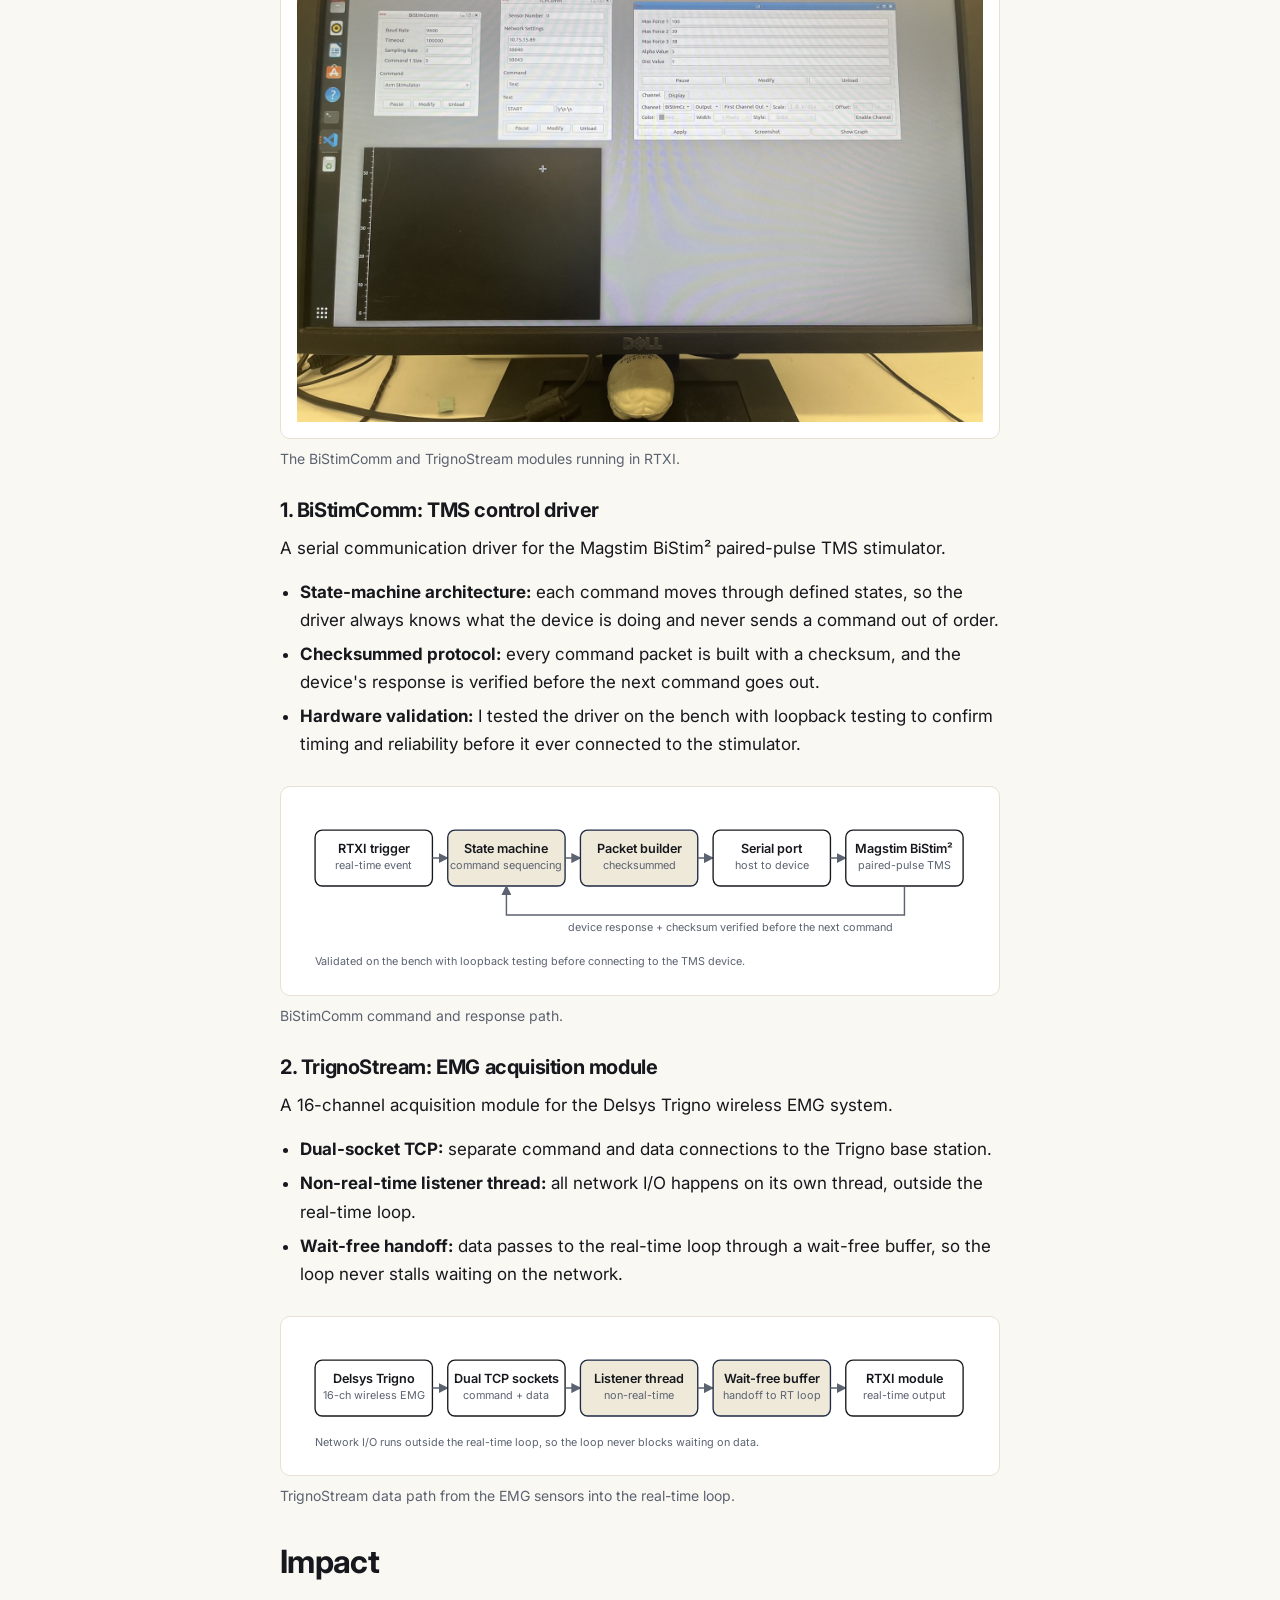
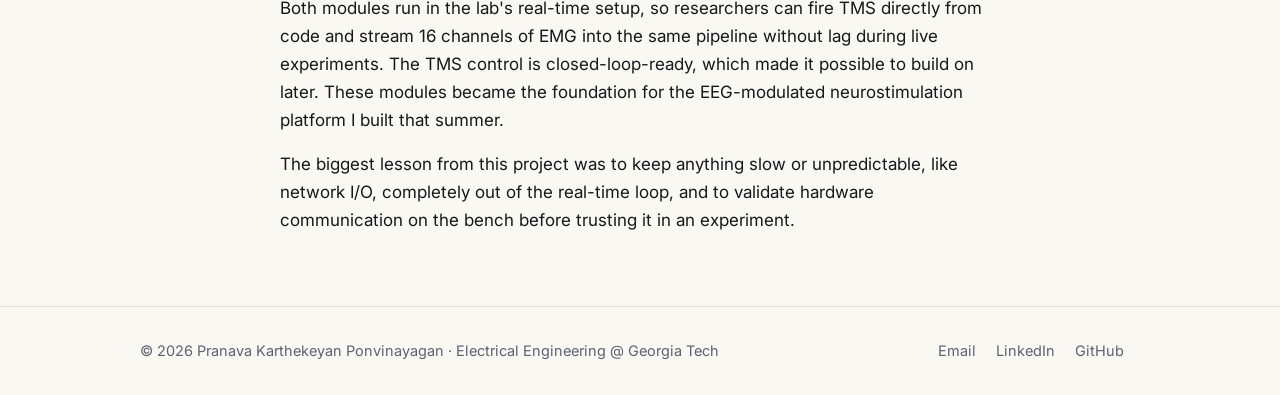
<file: projects/tms-emg.html>
<!doctype html>
<html lang="en">
<head>
<meta charset="utf-8">
<meta name="viewport" content="width=device-width, initial-scale=1">
<title>Real-Time TMS-EMG System | Pranava Karthekeyan Ponvinayagan</title>
<meta name="description" content="Real-Time TMS-EMG Acquisition and Control System at Northeastern's Movement Neuroscience Lab.">
<link rel="preconnect" href="https://fonts.googleapis.com">
<link rel="preconnect" href="https://fonts.gstatic.com" crossorigin>
<link href="https://fonts.googleapis.com/css2?family=Inter:wght@400;500;600;700&family=JetBrains+Mono:wght@500&display=swap" rel="stylesheet">
<link rel="stylesheet" href="../styles.css">
<script>
  function hideImg(img) {
    var fig = img.closest('figure');
    var pair = img.closest('.pair');
    fig.remove();
    if (pair && !pair.querySelector('figure')) pair.remove();
  }
</script>
</head>
<body>
<header class="site">
  <div class="wrap">
    <a class="brand" href="../index.html">Pranava Karthekeyan Ponvinayagan<span>.</span></a>
    <nav class="main" aria-label="Main">
      <input type="checkbox" id="navtoggle" aria-label="Toggle menu">
      <label for="navtoggle" class="burger" aria-hidden="true">&#9776;</label>
      <ul>
<li><a href="../index.html">Home</a></li>
<li><a href="../about.html">About</a></li>
<li><a href="../projects.html" aria-current="page">Projects</a></li>
<li><a href="../goals.html">Career Goals</a></li>
<li><a href="../resume.html">Resume</a></li>
<li><a href="../contact.html">Contact</a></li>
      </ul>
    </nav>
  </div>
</header>
<main>

<section>
  <div class="wrap prose">
    <span class="eyebrow">Movement Neuroscience Lab &middot; Northeastern University</span>
    <h1>Real-Time TMS-EMG Acquisition &amp; Control System</h1>
    <p class="meta">Research Intern &middot; April to May 2026 &middot; Real-time C++, device drivers, serial and TCP protocols</p>
    <p class="lead">Two real-time C++ modules for RTXI on Xenomai Linux that replaced a non-real-time setup with programmatic TMS control and multichannel EMG acquisition for live human motor-evoked potential (MEP) experiments.</p>

    <div class="pair" style="display:grid;grid-template-columns:1fr 1fr;gap:16px;margin:28px 0">
      <figure style="margin:0"><div class="frame" style="padding:8px"><img src="../assets/bistim-device.jpeg" alt="Magstim BiStim2 TMS stimulator" loading="lazy" style="width:100%;aspect-ratio:9/16;object-fit:cover;border-radius:6px" onerror="hideImg(this)"></div><figcaption>Magstim BiStim&sup2; TMS stimulator.</figcaption></figure>
      <figure style="margin:0"><div class="frame" style="padding:8px"><img src="../assets/trigno-device.jpeg" alt="Delsys Trigno wireless EMG system" loading="lazy" style="width:100%;aspect-ratio:9/16;object-fit:cover;border-radius:6px" onerror="hideImg(this)"></div><figcaption>Delsys Trigno wireless EMG system.</figcaption></figure>
    </div>

    <h2>The Problem</h2>
    <p>MEP experiments pair a TMS pulse to the motor cortex with a recording of the muscle's response, so stimulation and recording have to line up precisely. The lab's previous setup wasn't real-time: TMS couldn't be controlled reliably from code, and EMG data couldn't be streamed into the experiment without lag. That made precise, repeatable experiments difficult and ruled out anything closed-loop.</p>

    <h2>The Solution</h2>
    <p>I built two separate RTXI modules, one for each device, so they could be developed, tested, and reused independently.</p>

    <figure><div class="frame"><img src="../assets/tms-emg-gui.jpeg" alt="BiStimComm and TrignoStream module GUIs in RTXI" loading="lazy" onerror="hideImg(this)"></div><figcaption>The BiStimComm and TrignoStream modules running in RTXI.</figcaption></figure>

    <h3>1. BiStimComm: TMS control driver</h3>
    <p>A serial communication driver for the Magstim BiStim&sup2; paired-pulse TMS stimulator.</p>
    <ul>
      <li><b>State-machine architecture:</b> each command moves through defined states, so the driver always knows what the device is doing and never sends a command out of order.</li>
      <li><b>Checksummed protocol:</b> every command packet is built with a checksum, and the device's response is verified before the next command goes out.</li>
      <li><b>Hardware validation:</b> I tested the driver on the bench with loopback testing to confirm timing and reliability before it ever connected to the stimulator.</li>
    </ul>
    <figure><div class="frame"><svg class="diagram" viewBox="0 0 760 195" role="img" aria-label="BiStim serial driver architecture" xmlns="http://www.w3.org/2000/svg" style="color:var(--muted)"><defs><marker id="ahb" viewBox="0 0 10 10" refX="9" refY="5" markerWidth="7" markerHeight="7" orient="auto-start-reverse"><path d="M0,0 L10,5 L0,10 z" fill="currentColor" style="color:var(--muted)"/></marker></defs><rect class="box" x="20" y="30" width="130" height="62" rx="8"/><text x="85.0" y="55.0" text-anchor="middle" font-size="14" font-weight="600">RTXI trigger</text><text class="small" x="85.0" y="73.0" text-anchor="middle">real-time event</text><line class="line" x1="150" y1="61" x2="167" y2="61" marker-end="url(#ahb)"/><rect class="hl" x="167" y="30" width="130" height="62" rx="8"/><text x="232.0" y="55.0" text-anchor="middle" font-size="14" font-weight="600">State machine</text><text class="small" x="232.0" y="73.0" text-anchor="middle">command sequencing</text><line class="line" x1="297" y1="61" x2="314" y2="61" marker-end="url(#ahb)"/><rect class="hl" x="314" y="30" width="130" height="62" rx="8"/><text x="379.0" y="55.0" text-anchor="middle" font-size="14" font-weight="600">Packet builder</text><text class="small" x="379.0" y="73.0" text-anchor="middle">checksummed</text><line class="line" x1="444" y1="61" x2="461" y2="61" marker-end="url(#ahb)"/><rect class="box" x="461" y="30" width="130" height="62" rx="8"/><text x="526.0" y="55.0" text-anchor="middle" font-size="14" font-weight="600">Serial port</text><text class="small" x="526.0" y="73.0" text-anchor="middle">host to device</text><line class="line" x1="591" y1="61" x2="608" y2="61" marker-end="url(#ahb)"/><rect class="box" x="608" y="30" width="130" height="62" rx="8"/><text x="673.0" y="55.0" text-anchor="middle" font-size="14" font-weight="600">Magstim BiStim²</text><text class="small" x="673.0" y="73.0" text-anchor="middle">paired-pulse TMS</text><path class="line" d="M673 92 L673 124 L232 124 L232 92" marker-end="url(#ahb)"/><text class="small" x="300" y="142">device response + checksum verified before the next command</text><text class="small" x="20" y="180">Validated on the bench with loopback testing before connecting to the TMS device.</text></svg></div><figcaption>BiStimComm command and response path.</figcaption></figure>

    <h3>2. TrignoStream: EMG acquisition module</h3>
    <p>A 16-channel acquisition module for the Delsys Trigno wireless EMG system.</p>
    <ul>
      <li><b>Dual-socket TCP:</b> separate command and data connections to the Trigno base station.</li>
      <li><b>Non-real-time listener thread:</b> all network I/O happens on its own thread, outside the real-time loop.</li>
      <li><b>Wait-free handoff:</b> data passes to the real-time loop through a wait-free buffer, so the loop never stalls waiting on the network.</li>
    </ul>
    <figure><div class="frame"><svg class="diagram" viewBox="0 0 760 140" role="img" aria-label="Trigno EMG acquisition architecture" xmlns="http://www.w3.org/2000/svg" style="color:var(--muted)"><defs><marker id="aht" viewBox="0 0 10 10" refX="9" refY="5" markerWidth="7" markerHeight="7" orient="auto-start-reverse"><path d="M0,0 L10,5 L0,10 z" fill="currentColor" style="color:var(--muted)"/></marker></defs><rect class="box" x="20" y="30" width="130" height="62" rx="8"/><text x="85.0" y="55.0" text-anchor="middle" font-size="14" font-weight="600">Delsys Trigno</text><text class="small" x="85.0" y="73.0" text-anchor="middle">16-ch wireless EMG</text><line class="line" x1="150" y1="61" x2="167" y2="61" marker-end="url(#aht)"/><rect class="box" x="167" y="30" width="130" height="62" rx="8"/><text x="232.0" y="55.0" text-anchor="middle" font-size="14" font-weight="600">Dual TCP sockets</text><text class="small" x="232.0" y="73.0" text-anchor="middle">command + data</text><line class="line" x1="297" y1="61" x2="314" y2="61" marker-end="url(#aht)"/><rect class="hl" x="314" y="30" width="130" height="62" rx="8"/><text x="379.0" y="55.0" text-anchor="middle" font-size="14" font-weight="600">Listener thread</text><text class="small" x="379.0" y="73.0" text-anchor="middle">non-real-time</text><line class="line" x1="444" y1="61" x2="461" y2="61" marker-end="url(#aht)"/><rect class="hl" x="461" y="30" width="130" height="62" rx="8"/><text x="526.0" y="55.0" text-anchor="middle" font-size="14" font-weight="600">Wait-free buffer</text><text class="small" x="526.0" y="73.0" text-anchor="middle">handoff to RT loop</text><line class="line" x1="591" y1="61" x2="608" y2="61" marker-end="url(#aht)"/><rect class="box" x="608" y="30" width="130" height="62" rx="8"/><text x="673.0" y="55.0" text-anchor="middle" font-size="14" font-weight="600">RTXI module</text><text class="small" x="673.0" y="73.0" text-anchor="middle">real-time output</text><text class="small" x="20" y="125">Network I/O runs outside the real-time loop, so the loop never blocks waiting on data.</text></svg></div><figcaption>TrignoStream data path from the EMG sensors into the real-time loop.</figcaption></figure>

    <h2>Impact</h2>
    <p>Both modules run in the lab's real-time setup, so researchers can fire TMS directly from code and stream 16 channels of EMG into the same pipeline without lag during live experiments. The TMS control is closed-loop-ready, which made it possible to build on later. These modules became the foundation for the EEG-modulated neurostimulation platform I built that summer.</p>
    <p>The biggest lesson from this project was to keep anything slow or unpredictable, like network I/O, completely out of the real-time loop, and to validate hardware communication on the bench before trusting it in an experiment.</p>
  </div>
</section>

</main>
<footer class="site">
  <div class="wrap">
    <div>&copy; 2026 Pranava Karthekeyan Ponvinayagan &middot; Electrical Engineering @ Georgia Tech</div>
    <div>
      <a href="mailto:pponvinayagan3@gatech.edu">Email</a>
      <a href="https://www.linkedin.com/in/pranava-ponvinayagan/" target="_blank" rel="noopener">LinkedIn</a>
      <a href="https://github.com/PranavaKP30" target="_blank" rel="noopener">GitHub</a>
    </div>
  </div>
</footer>
</body>
</html>
</file>
<file: styles.css>
:root {
  --bg: #faf8f3;
  --surface: #ffffff;
  --ink: #16181d;
  --muted: #5b6270;
  --line: #e6e1d4;
  --accent: #1f2a44;      /* navy, like the sweater lettering */
  --accent-soft: #efe9da; /* pale beige, like the sweater */
  --on-accent: #ffffff;
  --navy: #1f2a44;
  --radius: 10px;
  --max: 1040px;
  --font: "Inter", system-ui, -apple-system, "Segoe UI", Roboto, sans-serif;
  --mono: "JetBrains Mono", ui-monospace, SFMono-Regular, Menlo, monospace;
}
@media (prefers-color-scheme: dark) {
  :root {
    --bg: #111317;
    --surface: #181b21;
    --ink: #e9e7e2;
    --muted: #a3a9b5;
    --line: #2a2f38;
    --accent: #e3d9bf;
    --accent-soft: #26231c;
    --on-accent: #16181d;
    --navy: #c9d3ea;
  }
}

* { box-sizing: border-box; }
html { scroll-behavior: smooth; }
body {
  margin: 0;
  background: var(--bg);
  color: var(--ink);
  font-family: var(--font);
  font-size: 17px;
  line-height: 1.65;
  -webkit-font-smoothing: antialiased;
}
img, svg { max-width: 100%; height: auto; display: block; }
a { color: var(--accent); text-decoration: none; }
a:hover { text-decoration: underline; }

.wrap { max-width: var(--max); margin: 0 auto; padding: 0 20px; }

/* ---------- Header / nav ---------- */
header.site {
  position: sticky; top: 0; z-index: 10;
  background: color-mix(in srgb, var(--bg) 88%, transparent);
  backdrop-filter: blur(8px);
  border-bottom: 1px solid var(--line);
}
header.site .wrap { display: flex; align-items: center; justify-content: space-between; height: 64px; }
.brand { font-weight: 700; color: var(--ink); letter-spacing: -0.01em; }
.brand span { color: var(--accent); }
nav.main ul { list-style: none; display: flex; gap: 22px; margin: 0; padding: 0; }
nav.main a { color: var(--muted); font-size: 15px; font-weight: 500; }
nav.main a:hover, nav.main a[aria-current="page"] { color: var(--ink); text-decoration: none; }
nav.main a[aria-current="page"] { border-bottom: 2px solid var(--accent); padding-bottom: 3px; }
#navtoggle, .burger { display: none; }

@media (max-width: 760px) {
  .burger { display: block; cursor: pointer; font-size: 26px; color: var(--ink); line-height: 1; }
  nav.main ul {
    display: none; position: absolute; left: 0; right: 0; top: 64px;
    flex-direction: column; gap: 0; background: var(--surface);
    border-bottom: 1px solid var(--line);
  }
  nav.main li a { display: block; padding: 14px 20px; border-top: 1px solid var(--line); }
  nav.main a[aria-current="page"] { border-bottom: none; color: var(--accent); }
  #navtoggle:checked ~ ul { display: flex; }
}

/* ---------- Type ---------- */
h1, h2, h3 { line-height: 1.2; letter-spacing: -0.02em; margin: 0 0 12px; }
h1 { font-size: clamp(32px, 5vw, 48px); }
h2 { font-size: clamp(24px, 3.4vw, 32px); margin-top: 8px; }
h3 { font-size: 20px; }
p { margin: 0 0 16px; }
.lead { font-size: 19px; color: var(--muted); max-width: 680px; }
.eyebrow {
  font-family: var(--mono); font-size: 13px; letter-spacing: 0.08em;
  text-transform: uppercase; color: var(--accent); margin-bottom: 10px; display: block;
}

section { padding: 56px 0; }
section + section { border-top: 1px solid var(--line); }

/* ---------- Hero ---------- */
.hero { padding: 72px 0 56px; }
.hero .grid { display: grid; grid-template-columns: 1.35fr 1fr; gap: 40px; align-items: center; }
.hero .photo {
  aspect-ratio: 1; border-radius: 16px; overflow: hidden;
  background: var(--accent-soft); border: 1px solid var(--line);
}
.hero .photo { position: relative; display: grid; place-items: center; }
.hero .photo::before { content: "PP"; font-size: 64px; font-weight: 700; color: var(--accent); opacity: .5; }
.hero .photo img { position: absolute; inset: 0; width: 100%; height: 100%; object-fit: cover; }
.btns { display: flex; flex-wrap: wrap; gap: 12px; margin-top: 24px; }
.btn {
  display: inline-block; padding: 11px 18px; border-radius: 8px; font-weight: 600; font-size: 15px;
  background: var(--accent); color: var(--on-accent); border: 1px solid var(--accent);
}
.btn:hover { text-decoration: none; filter: brightness(1.05); }
.btn.ghost { background: transparent; color: var(--ink); border-color: var(--line); }
@media (max-width: 760px) {
  .hero .grid { grid-template-columns: 1fr; }
  .hero .photo { max-width: 260px; }
}

/* ---------- Cards ---------- */
.cards { display: grid; grid-template-columns: repeat(auto-fill, minmax(290px, 1fr)); gap: 20px; }
.card {
  background: var(--surface); border: 1px solid var(--line); border-radius: var(--radius);
  overflow: hidden; display: flex; flex-direction: column;
}
.card .thumb { aspect-ratio: 16/9; background: var(--accent-soft); border-bottom: 1px solid var(--line); }
.card .thumb img, .card .thumb svg { width: 100%; height: 100%; object-fit: cover; }
.card .body { padding: 18px 20px 20px; display: flex; flex-direction: column; flex: 1; }
.card h3 { margin-bottom: 6px; }
.card p { color: var(--muted); font-size: 15.5px; }
.card .more { margin-top: auto; font-weight: 600; font-size: 15px; }
.tags { display: flex; flex-wrap: wrap; gap: 6px; margin: 0 0 12px; padding: 0; list-style: none; }
.tags li {
  font-family: var(--mono); font-size: 12px; padding: 3px 8px; border-radius: 999px;
  background: var(--accent-soft); color: var(--accent);
}

/* ---------- Stats / highlights ---------- */
.stats { display: grid; grid-template-columns: repeat(auto-fit, minmax(180px, 1fr)); gap: 16px; margin-top: 28px; }
.stat { border-left: 3px solid var(--accent); padding: 4px 0 4px 14px; }
.stat b { display: block; font-size: 22px; }
.stat span { color: var(--muted); font-size: 14.5px; }

/* ---------- Prose pages ---------- */
.prose { max-width: 760px; }
.prose h2 { margin-top: 36px; }
.prose ul { padding-left: 20px; margin: 0 0 16px; }
.prose li { margin-bottom: 6px; }
.meta { color: var(--muted); font-size: 15px; margin-bottom: 24px; }
figure { margin: 28px 0; }
figure .frame {
  background: var(--surface); border: 1px solid var(--line); border-radius: var(--radius);
  padding: 16px; overflow-x: auto;
}
figcaption { color: var(--muted); font-size: 14px; margin-top: 8px; }
.callout {
  background: var(--accent-soft); border-radius: var(--radius); padding: 16px 18px; margin: 20px 0;
}
.todo {
  background: #fff4c2; color: #5a4500; border: 1px dashed #c9a100; border-radius: 8px;
  padding: 10px 14px; font-size: 14px; margin: 14px 0;
}
span.todo { display: inline; padding: 2px 6px; margin: 0; }
.timeline { list-style: none; padding: 0; margin: 0; }
.timeline li { padding: 0 0 22px 22px; border-left: 2px solid var(--line); position: relative; }
.timeline li::before {
  content: ""; position: absolute; left: -7px; top: 6px; width: 12px; height: 12px;
  border-radius: 50%; background: var(--accent);
}
.timeline b { display: block; }
.timeline span { color: var(--muted); font-size: 15px; }

/* ---------- Resume embed ---------- */
.pdf { width: 100%; height: 1000px; border: 1px solid var(--line); border-radius: var(--radius); background: #fff; }
@media (max-width: 760px) { .pdf { height: 600px; } }

/* ---------- Footer ---------- */
footer.site { border-top: 1px solid var(--line); padding: 32px 0; color: var(--muted); font-size: 14.5px; }
footer.site .wrap { display: flex; flex-wrap: wrap; justify-content: space-between; gap: 12px; }
footer.site a { color: var(--muted); margin-right: 16px; }
footer.site a:hover { color: var(--accent); }

/* diagrams inherit theme */
.diagram text { font-family: var(--font); fill: var(--ink); }
.diagram .box { fill: var(--surface); stroke: var(--ink); stroke-width: 1.5; }
.diagram .hl { fill: var(--accent-soft); stroke: var(--accent); stroke-width: 1.5; }
.diagram .line { stroke: var(--muted); stroke-width: 1.6; fill: none; }
.diagram .small { font-size: 12px; fill: var(--muted); }

/* org label under card titles */
.card .org { font-family: var(--mono); font-size: 12.5px; color: var(--accent); margin: -2px 0 10px; letter-spacing: 0.02em; }
.stats { grid-template-columns: repeat(auto-fit, minmax(220px, 1fr)); }
.stat b { font-size: 19px; margin-bottom: 4px; }
@media (max-width: 760px) { .brand { font-size: 15px; } }

/* course plan */
.sems { display: grid; grid-template-columns: repeat(auto-fill, minmax(280px, 1fr)); gap: 16px; margin: 24px 0; }
.sem { background: var(--surface); border: 1px solid var(--line); border-radius: var(--radius); padding: 16px 18px; }
.sem h3 { font-size: 18px; margin: 2px 0 10px; }
.sem .yr { font-family: var(--mono); font-size: 12px; color: var(--muted); text-transform: uppercase; letter-spacing: .06em; }
.sem ul { list-style: none; margin: 0; padding: 0; }
.sem li { font-size: 14.5px; padding: 5px 0 5px 10px; border-top: 1px solid var(--line); border-left: 3px solid transparent; }
.sem li:first-child { border-top: none; }
.sem li b { font-family: var(--mono); font-size: 12.5px; font-weight: 500; margin-right: 6px; color: var(--muted); }
.sem li.t1 { border-left-color: #9a7b4f; }
.sem li.t2 { border-left-color: var(--accent); }
.t1tag, .t2tag { padding: 1px 8px; border-radius: 999px; font-weight: 600; font-size: .9em; }
.t1tag { background: color-mix(in srgb, #9a7b4f 15%, transparent); color: #9a7b4f; }
.t2tag { background: var(--accent-soft); color: var(--accent); }
@media (prefers-color-scheme: dark) { .sem li.t1 { border-left-color: #cdb48a; } .t1tag { color: #cdb48a; } .sem li.t2 { border-left-color: var(--accent); } .t2tag { color: var(--accent); } }

/* 2x2 grid when there are exactly 4 project cards */
.cards:has(> .card:nth-child(2):last-child) { grid-template-columns: repeat(2, 1fr); }
@media (max-width: 760px) {
  .cards:has(> .card:nth-child(2):last-child) { grid-template-columns: 1fr; }
}
</file>
